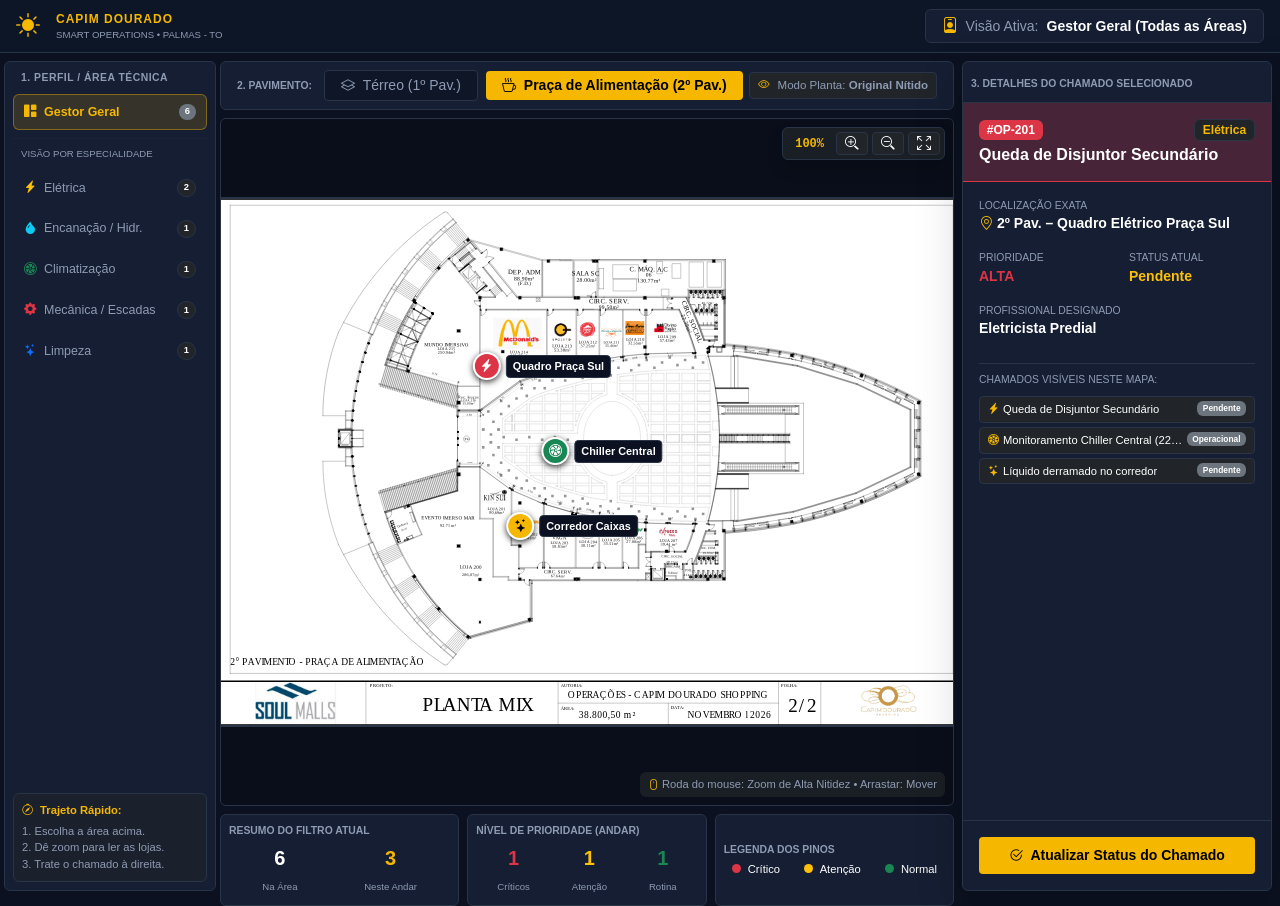
<file: frontend/index.html>
<!DOCTYPE html>
<html lang="pt-BR">
<head>
    <meta charset="UTF-8">
    <meta name="viewport" content="width=device-width, initial-scale=1.0">
    <title>CAPIM DOURADO | Smart Operations</title>
    <!-- Bootstrap 5.3 CSS -->
    <link href="https://cdn.jsdelivr.net/npm/bootstrap@5.3.0/dist/css/bootstrap.min.css" rel="stylesheet">
    <!-- Bootstrap Icons -->
    <link rel="stylesheet" href="https://cdn.jsdelivr.net/npm/bootstrap-icons@1.11.1/font/bootstrap-icons.css">
    <!-- Nosso CSS -->
    <link rel="stylesheet" href="style.css">
</head>
<body class="dark-theme">

    <!-- Cabeçalho Limpo e Direto -->
    <header class="navbar navbar-dark bg-header border-bottom border-secondary px-3 py-2">
        <div class="d-flex align-items-center gap-3">
            <div class="text-gold fs-4"><i class="bi bi-brightness-high-fill"></i></div>
            <div>
                <div class="text-gold fw-bold text-uppercase" style="font-size: 0.75rem; letter-spacing: 1px;">Capim Dourado</div>
                <div class="text-light-gray text-uppercase" style="font-size: 0.6rem;">Smart Operations • Palmas - TO</div>
            </div>
        </div>

        <div class="d-flex align-items-center gap-3">
            <div class="d-flex align-items-center gap-2 bg-panel px-3 py-1 rounded border border-secondary">
                <i class="bi bi-person-badge text-gold"></i>
                <span class="text-light-gray small">Visão Ativa:</span>
                <strong id="header-role-name" class="text-white small">Gestor Geral (Todas as Áreas)</strong>
            </div>
        </div>
    </header>

    <!-- Layout Principal -->
    <div class="container-fluid dashboard-h p-2">
        <div class="row h-100 g-2">
            
            <!-- PASSO 1: Menu Lateral Limpo (Perfis e Áreas Técnicas) -->
            <aside class="col-2 d-flex flex-column justify-content-between bg-panel rounded border border-secondary p-2">
                <div>
                    <div class="text-light-gray text-uppercase fw-bold px-2 mb-2" style="font-size: 0.65rem; letter-spacing: 0.5px;">
                        1. Perfil / Área Técnica
                    </div>
                    <nav class="nav flex-column gap-1" id="area-menu">
                        <button class="menu-item active" onclick="setArea('todas', 'Gestor Geral (Todas as Áreas)', this)">
                            <span><i class="bi bi-grid-1x2-fill me-2"></i>Gestor Geral</span>
                            <span class="badge bg-secondary rounded-pill">6</span>
                        </button>
                        
                        <hr class="border-secondary my-1">
                        <div class="text-light-gray text-uppercase px-2 mb-1" style="font-size: 0.6rem;">Visão por Especialidade</div>

                        <button class="menu-item" onclick="setArea('eletrica', 'Equipe Elétrica (Eletricista)', this)">
                            <span><i class="bi bi-lightning-charge-fill me-2 text-warning"></i>Elétrica</span>
                            <span class="badge bg-dark border border-secondary rounded-pill">2</span>
                        </button>

                        <button class="menu-item" onclick="setArea('hidraulica', 'Equipe Hidráulica (Encanador)', this)">
                            <span><i class="bi bi-droplet-fill me-2 text-info"></i>Encanação / Hidr.</span>
                            <span class="badge bg-dark border border-secondary rounded-pill">1</span>
                        </button>

                        <button class="menu-item" onclick="setArea('climatizacao', 'Equipe de Climatização', this)">
                            <span><i class="bi bi-fan me-2 text-success"></i>Climatização</span>
                            <span class="badge bg-dark border border-secondary rounded-pill">1</span>
                        </button>

                        <button class="menu-item" onclick="setArea('mecanica', 'Manutenção Mecânica', this)">
                            <span><i class="bi bi-gear-fill me-2 text-danger"></i>Mecânica / Escadas</span>
                            <span class="badge bg-dark border border-secondary rounded-pill">1</span>
                        </button>

                        <button class="menu-item" onclick="setArea('limpeza', 'Equipe de Limpeza', this)">
                            <span><i class="bi bi-stars me-2 text-primary"></i>Limpeza</span>
                            <span class="badge bg-dark border border-secondary rounded-pill">1</span>
                        </button>
                    </nav>
                </div>

                <div class="bg-dark bg-opacity-50 p-2 rounded border border-secondary text-light-gray" style="font-size: 0.7rem;">
                    <div class="text-gold fw-bold mb-1"><i class="bi bi-compass me-1"></i> Trajeto Rápido:</div>
                    1. Escolha a área acima.<br>
                    2. Dê zoom para ler as lojas.<br>
                    3. Trate o chamado à direita.
                </div>
            </aside>

            <!-- PASSO 2: Área Central (Mapa com Zoom Nítido e 3 Indicadores) -->
            <main class="col-7 d-flex flex-column h-100 gap-2">
                
                <!-- Barra de Pavimentos + Modo de Cor da Planta -->
                <div class="d-flex justify-content-between align-items-center bg-panel px-3 py-2 rounded border border-secondary">
                    <div class="d-flex align-items-center gap-2">
                        <span class="text-light-gray text-uppercase fw-bold me-1" style="font-size: 0.65rem;">2. Pavimento:</span>
                        <button id="btn-terreo" class="btn btn-panel btn-sm px-3" onclick="switchFloor('terreo')">
                            <i class="bi bi-layers me-1"></i> Térreo (1º Pav.)
                        </button>
                        <button id="btn-praca" class="btn btn-gold fw-bold btn-sm px-3" onclick="switchFloor('praca')">
                            <i class="bi bi-cup-hot me-1"></i> Praça de Alimentação (2º Pav.)
                        </button>
                    </div>

                    <!-- Botão para alternar entre Planta Clara Nítida e Modo Escuro -->
                    <button id="btn-filtro-planta" class="btn btn-sm btn-dark border-secondary text-light-gray" style="font-size: 0.72rem;" onclick="alternarFiltroPlanta()">
                        <i class="bi bi-eye me-1 text-gold"></i> Modo Planta: <strong>Original Nítido</strong>
                    </button>
                </div>

                <!-- Container do Mapa com Zoom de Alta Resolução -->
                <div class="card bg-panel border-secondary flex-grow-1 overflow-hidden position-relative">
                    <div class="map-viewport" id="map-viewport">
                        <div class="pan-zoom-container" id="pan-zoom-container">
                            <div id="map-wrapper-inner">
                                <img src="assets/praca.svg" alt="Planta do Shopping" id="map-image" draggable="false">
                                <div id="pins-layer"></div>
                            </div>
                        </div>
                    </div>

                    <!-- Controles de Zoom Flutuantes -->
                    <div class="position-absolute top-0 end-0 m-2 d-flex align-items-center gap-1 bg-dark bg-opacity-75 p-1 rounded border border-secondary shadow">
                        <span id="zoom-badge" class="text-gold fw-bold font-monospace px-2" style="font-size: 0.75rem;">100%</span>
                        <button class="btn btn-sm btn-dark border-secondary py-0 px-2" onclick="zoomIn()" title="Aproximar (+)"><i class="bi bi-zoom-in"></i></button>
                        <button class="btn btn-sm btn-dark border-secondary py-0 px-2" onclick="zoomOut()" title="Afastar (-)"><i class="bi bi-zoom-out"></i></button>
                        <button class="btn btn-sm btn-dark border-secondary py-0 px-2" onclick="resetZoom()" title="Resetar Mapa"><i class="bi bi-arrows-fullscreen"></i></button>
                    </div>

                    <div class="position-absolute bottom-0 end-0 m-2 bg-dark bg-opacity-75 px-2 py-1 rounded text-light-gray pointer-events-none" style="font-size: 0.7rem;">
                        <i class="bi bi-mouse text-gold"></i> Roda do mouse: Zoom de Alta Nitidez • Arrastar: Mover
                    </div>
                </div>

                <!-- Painéis Inferiores Limpos (3 Colunas) -->
                <div class="row g-2" style="height: 85px;">
                    <div class="col-4">
                        <div class="card bg-panel border-secondary h-100 p-2 text-white d-flex flex-column justify-content-center">
                            <span class="text-light-gray fw-bold text-uppercase" style="font-size: 0.65rem;">Resumo do Filtro Atual</span>
                            <div class="d-flex justify-content-around align-items-center mt-1">
                                <div class="text-center">
                                    <div id="kpi-total" class="text-white fw-bold fs-5">6</div>
                                    <small class="text-light-gray" style="font-size: 0.6rem;">Na Área</small>
                                </div>
                                <div class="text-center">
                                    <div id="kpi-andar" class="text-gold fw-bold fs-5">3</div>
                                    <small class="text-light-gray" style="font-size: 0.6rem;">Neste Andar</small>
                                </div>
                            </div>
                        </div>
                    </div>

                    <div class="col-4">
                        <div class="card bg-panel border-secondary h-100 p-2 text-white d-flex flex-column justify-content-center">
                            <span class="text-light-gray fw-bold text-uppercase" style="font-size: 0.65rem;">Nível de Prioridade (Andar)</span>
                            <div class="d-flex justify-content-around align-items-center mt-1">
                                <div class="text-center">
                                    <div id="kpi-critico" class="text-danger fw-bold fs-5">1</div>
                                    <small class="text-light-gray" style="font-size: 0.6rem;">Críticos</small>
                                </div>
                                <div class="text-center">
                                    <div id="kpi-atencao" class="text-warning fw-bold fs-5">1</div>
                                    <small class="text-light-gray" style="font-size: 0.6rem;">Atenção</small>
                                </div>
                                <div class="text-center">
                                    <div id="kpi-rotina" class="text-success fw-bold fs-5">1</div>
                                    <small class="text-light-gray" style="font-size: 0.6rem;">Rotina</small>
                                </div>
                            </div>
                        </div>
                    </div>

                    <div class="col-4">
                        <div class="card bg-panel border-secondary h-100 p-2 text-white d-flex flex-column justify-content-center">
                            <span class="text-light-gray fw-bold text-uppercase mb-1" style="font-size: 0.65rem;">Legenda dos Pinos</span>
                            <div class="d-flex justify-content-between px-2" style="font-size: 0.7rem;">
                                <div><span class="status-dot bg-danger"></span> Crítico</div>
                                <div><span class="status-dot bg-warning"></span> Atenção</div>
                                <div><span class="status-dot bg-success"></span> Normal</div>
                            </div>
                        </div>
                    </div>
                </div>
            </main>

            <!-- PASSO 3: Painel Lateral Direito (Detalhes e Ação Rápida) -->
            <aside class="col-3 h-100">
                <div class="card bg-panel border-secondary shadow-lg h-100 d-flex flex-column justify-content-between">
                    <div>
                        <div class="p-2 border-bottom border-secondary">
                            <span class="text-light-gray text-uppercase fw-bold" style="font-size: 0.65rem;">3. Detalhes do Chamado Selecionado</span>
                        </div>

                        <div id="detalhe-header" class="p-3 bg-danger bg-opacity-25 border-bottom border-danger">
                            <div class="d-flex justify-content-between align-items-center mb-1">
                                <span id="detalhe-codigo" class="badge bg-danger">#OP-201</span>
                                <span id="detalhe-setor-badge" class="badge bg-dark border border-secondary text-gold">Elétrica</span>
                            </div>
                            <h6 id="detalhe-titulo" class="mb-0 fw-bold text-white">Queda de Disjuntor Secundário</h6>
                        </div>

                        <div class="card-body text-white small d-flex flex-column gap-3">
                            <div>
                                <span class="text-light-gray d-block text-uppercase" style="font-size: 0.65rem;">Localização Exata</span>
                                <div class="fw-bold"><i class="bi bi-geo-alt text-gold me-1"></i><span id="detalhe-local">2º Pav. – Quadro Praça Sul</span></div>
                            </div>
                            <div class="row">
                                <div class="col-6">
                                    <span class="text-light-gray d-block text-uppercase" style="font-size: 0.65rem;">Prioridade</span>
                                    <div id="detalhe-crit" class="fw-bold text-danger">ALTA</div>
                                </div>
                                <div class="col-6">
                                    <span class="text-light-gray d-block text-uppercase" style="font-size: 0.65rem;">Status Atual</span>
                                    <div id="detalhe-status" class="fw-bold text-warning">Em atendimento</div>
                                </div>
                            </div>
                            <div>
                                <span class="text-light-gray d-block text-uppercase" style="font-size: 0.65rem;">Profissional Designado</span>
                                <div id="detalhe-equipe" class="fw-bold">Eletricista de Plantão</div>
                            </div>

                            <div class="mt-2 pt-2 border-top border-secondary">
                                <span class="text-light-gray d-block text-uppercase mb-2" style="font-size: 0.65rem;">Chamados visíveis neste mapa:</span>
                                <div id="lista-chamados-rapida" class="d-flex flex-column gap-1 overflow-y-auto" style="max-height: 150px;"></div>
                            </div>
                        </div>
                    </div>

                    <div class="card-footer bg-transparent border-secondary p-3">
                        <button id="btn-acao-status" class="btn btn-gold w-100 fw-bold btn-sm py-2" onclick="alternarStatusChamado()">
                            <i class="bi bi-check2-circle me-1"></i> Atualizar Status do Chamado
                        </button>
                    </div>
                </div>
            </aside>

        </div>
    </div>

    <!-- Script de Controle Geral e Zoom de Resolução Real -->
    <script>
        const ocorrencias = [
            // TÉRREO (1º PAVIMENTO)
            { id: 101, andar: 'terreo', area: 'mecanica', areaNome: 'Mecânica', top: '45%', left: '48%', cor: 'pin-alta', icone: 'bi-gear-fill', etiqueta: 'Escada Central', titulo: 'Escada rolante central parada', codigo: '#OP-101', local: 'Térreo – Circulação Central (Próximo à Riachuelo)', crit: 'ALTA', equipe: 'Técnico Mecânico', status: 'Pendente' },
            { id: 102, andar: 'terreo', area: 'eletrica', areaNome: 'Elétrica', top: '53%', left: '28%', cor: 'pin-media', icone: 'bi-lightning-charge-fill', etiqueta: 'Quadro Ala Oeste', titulo: 'Oscilação no Quadro de Iluminação', codigo: '#OP-102', local: 'Térreo – Corredor Ala Oeste (Próximo à Renner)', crit: 'MÉDIA', equipe: 'Eletricista Predial', status: 'Em atendimento' },
            { id: 103, andar: 'terreo', area: 'hidraulica', areaNome: 'Encanação / Hidr.', top: '28%', left: '45%', cor: 'pin-alta', icone: 'bi-droplet-fill', etiqueta: 'Tubulação Norte', titulo: 'Vazamento na tubulação principal', codigo: '#OP-103', local: 'Térreo – Banheiro Norte (Ao lado da C&A)', crit: 'ALTA', equipe: 'Encanador de Plantão', status: 'Em atendimento' },
            
            // PRAÇA DE ALIMENTAÇÃO (2º PAVIMENTO)
            { id: 201, andar: 'praca', area: 'eletrica', areaNome: 'Elétrica', top: '32%', left: '44%', cor: 'pin-alta', icone: 'bi-lightning-charge-fill', etiqueta: 'Quadro Praça Sul', titulo: 'Queda de Disjuntor Secundário', codigo: '#OP-201', local: '2º Pav. – Quadro Elétrico Praça Sul', crit: 'ALTA', equipe: 'Eletricista Predial', status: 'Pendente' },
            { id: 202, andar: 'praca', area: 'climatizacao', areaNome: 'Climatização', top: '48%', left: '52%', cor: 'pin-baixa', icone: 'bi-fan', etiqueta: 'Chiller Central', titulo: 'Monitoramento Chiller Central (22°C)', codigo: '#OP-202', local: '2º Pav. – Salão Central Praça', crit: 'BAIXA', equipe: 'Técnico de Climatização', status: 'Operacional' },
            { id: 203, andar: 'praca', area: 'limpeza', areaNome: 'Limpeza', top: '62%', left: '48%', cor: 'pin-media', icone: 'bi-stars', etiqueta: 'Corredor Caixas', titulo: 'Líquido derramado no corredor', codigo: '#OP-203', local: '2º Pav. – Corredor Central da Praça', crit: 'MÉDIA', equipe: 'Auxiliar de Limpeza', status: 'Pendente' }
        ];

        let andarAtivo = 'praca';
        let areaAtiva = 'todas';
        let chamadoSelecionado = null;

        // Alterna entre a planta original (super nítida) e o filtro escuro Blueprint
        function alternarFiltroPlanta() {
            const img = document.getElementById('map-image');
            const btn = document.getElementById('btn-filtro-planta');
            img.classList.toggle('modo-blueprint');

            if (img.classList.contains('modo-blueprint')) {
                btn.innerHTML = `<i class="bi bi-moon-stars me-1 text-info"></i> Modo Planta: <strong>Blueprint Escuro</strong>`;
            } else {
                btn.innerHTML = `<i class="bi bi-eye me-1 text-gold"></i> Modo Planta: <strong>Original Nítido</strong>`;
            }
        }

        function setArea(area, nomePerfil, btnElement) {
            areaAtiva = area;
            document.getElementById('header-role-name').textContent = nomePerfil;

            document.querySelectorAll('#area-menu .menu-item').forEach(btn => btn.classList.remove('active'));
            if (btnElement) btnElement.classList.add('active');

            const temNoAndarAtual = ocorrencias.some(o => o.andar === andarAtivo && (areaAtiva === 'todas' || o.area === areaAtiva));
            if (!temNoAndarAtual) {
                const outroAndar = andarAtivo === 'terreo' ? 'praca' : 'terreo';
                switchFloor(outroAndar);
            } else {
                renderizarMapaEIndicadores();
            }
        }

        function switchFloor(floor) {
            andarAtivo = floor;
            const imgMap = document.getElementById('map-image');
            const btnTerreo = document.getElementById('btn-terreo');
            const btnPraca = document.getElementById('btn-praca');

            if (floor === 'terreo') {
                btnTerreo.className = 'btn btn-gold fw-bold btn-sm px-3';
                btnPraca.className = 'btn btn-panel btn-sm px-3';
                imgMap.src = 'assets/terreo.svg';
            } else {
                btnPraca.className = 'btn btn-gold fw-bold btn-sm px-3';
                btnTerreo.className = 'btn btn-panel btn-sm px-3';
                imgMap.src = 'assets/praca.svg';
            }

            resetZoom();
            renderizarMapaEIndicadores();
        }

        function renderizarMapaEIndicadores() {
            const pinsLayer = document.getElementById('pins-layer');
            const listaRapida = document.getElementById('lista-chamados-rapida');
            pinsLayer.innerHTML = '';
            listaRapida.innerHTML = '';

            const daAreaTotal = ocorrencias.filter(o => areaAtiva === 'todas' || o.area === areaAtiva);
            const visiveisNoMapa = daAreaTotal.filter(o => o.andar === andarAtivo);

            document.getElementById('kpi-total').textContent = daAreaTotal.length;
            document.getElementById('kpi-andar').textContent = visiveisNoMapa.length;
            document.getElementById('kpi-critico').textContent = visiveisNoMapa.filter(o => o.cor === 'pin-alta').length;
            document.getElementById('kpi-atencao').textContent = visiveisNoMapa.filter(o => o.cor === 'pin-media').length;
            document.getElementById('kpi-rotina').textContent = visiveisNoMapa.filter(o => o.cor === 'pin-baixa').length;

            visiveisNoMapa.forEach(item => {
                // Pino + Etiqueta clara do local
                const wrapper = document.createElement('div');
                wrapper.className = 'pin-wrapper';
                wrapper.style.top = item.top;
                wrapper.style.left = item.left;
                wrapper.innerHTML = `
                    <div class="pin ${item.cor}" title="${item.titulo}">
                        <i class="bi ${item.icone}"></i>
                    </div>
                    <span class="pin-label">${item.etiqueta}</span>
                `;
                wrapper.onclick = (e) => {
                    e.stopPropagation();
                    selecionarChamado(item);
                };
                pinsLayer.appendChild(wrapper);

                const btnLista = document.createElement('button');
                btnLista.className = 'btn btn-sm btn-dark border-secondary text-start d-flex justify-content-between align-items-center py-1 px-2';
                btnLista.style.fontSize = '0.7rem';
                btnLista.innerHTML = `
                    <span class="text-truncate"><i class="bi ${item.icone} me-1 text-gold"></i>${item.titulo}</span>
                    <span class="badge bg-secondary ms-1">${item.status}</span>
                `;
                btnLista.onclick = () => selecionarChamado(item);
                listaRapida.appendChild(btnLista);
            });

            if (visiveisNoMapa.length > 0) {
                selecionarChamado(visiveisNoMapa[0]);
            }
        }

        function selecionarChamado(dados) {
            chamadoSelecionado = dados;
            document.getElementById('detalhe-titulo').textContent = dados.titulo;
            document.getElementById('detalhe-codigo').textContent = dados.codigo;
            document.getElementById('detalhe-setor-badge').textContent = dados.areaNome;
            document.getElementById('detalhe-local').textContent = dados.local;
            document.getElementById('detalhe-crit').textContent = dados.crit;
            document.getElementById('detalhe-equipe').textContent = dados.equipe;
            document.getElementById('detalhe-status').textContent = dados.status;

            const header = document.getElementById('detalhe-header');
            const critEl = document.getElementById('detalhe-crit');
            if (dados.cor === 'pin-alta') {
                header.className = 'p-3 bg-danger bg-opacity-25 border-bottom border-danger';
                critEl.className = 'fw-bold text-danger';
            } else if (dados.cor === 'pin-media') {
                header.className = 'p-3 bg-warning bg-opacity-25 border-bottom border-warning';
                critEl.className = 'fw-bold text-warning';
            } else {
                header.className = 'p-3 bg-success bg-opacity-25 border-bottom border-success';
                critEl.className = 'fw-bold text-success';
            }
        }

        function alternarStatusChamado() {
            if (!chamadoSelecionado) return;
            if (chamadoSelecionado.status === 'Pendente') {
                chamadoSelecionado.status = 'Em atendimento';
            } else if (chamadoSelecionado.status === 'Em atendimento') {
                chamadoSelecionado.status = 'Resolvido';
                chamadoSelecionado.cor = 'pin-baixa';
                chamadoSelecionado.crit = 'NORMALIZADA';
            } else {
                chamadoSelecionado.status = 'Pendente';
            }
            renderizarMapaEIndicadores();
            selecionarChamado(chamadoSelecionado);
        }

        // ========================================================
        // ZOOM DE RESOLUÇÃO REAL (NÃO BORRA O SVG E NÃO ESTICA PINOS)
        // ========================================================
       // ========================================================
        // ZOOM E PAN LEVES (60 FPS COM REQUESTANIMATIONFRAME)
        // ========================================================
        const viewport = document.getElementById('map-viewport');
        const panContainer = document.getElementById('pan-zoom-container');
        const zoomBadge = document.getElementById('zoom-badge');

        let scale = 1.0;
        let pointX = 0;
        let pointY = 0;
        let isPanning = false;
        let startX = 0;
        let startY = 0;
        let rafId = null;

        function atualizarTransformacao() {
            // translate3d usa aceleração de hardware sem recalcular layout na CPU
            panContainer.style.transform = `translate3d(${pointX}px, ${pointY}px, 0) scale(${scale})`;
            // Mantém os pinos em tamanho legível ao aproximar a planta
            panContainer.style.setProperty('--inv-scale', (1 / Math.pow(scale, 0.75)).toFixed(3));
            zoomBadge.textContent = `${Math.round(scale * 100)}%`;
            rafId = null;
        }

        function agendarRender() {
            if (!rafId) {
                rafId = requestAnimationFrame(atualizarTransformacao);
            }
        }

        viewport.addEventListener('wheel', (e) => {
            e.preventDefault();
            const fator = e.deltaY < 0 ? 1.15 : 0.87;
            let novoScale = Math.min(Math.max(0.8, scale * fator), 4.5);
            if (novoScale === scale) return;

            const rect = viewport.getBoundingClientRect();
            const mouseX = e.clientX - rect.left - rect.width / 2;
            const mouseY = e.clientY - rect.top - rect.height / 2;

            pointX = mouseX - (mouseX - pointX) * (novoScale / scale);
            pointY = mouseY - (mouseY - pointY) * (novoScale / scale);
            scale = novoScale;

            agendarRender();
        }, { passive: false });

        viewport.addEventListener('mousedown', (e) => {
            if (e.button !== 0 || e.target.closest('.pin-wrapper')) return;
            isPanning = true;
            startX = e.clientX - pointX;
            startY = e.clientY - pointY;
            viewport.classList.add('grabbing');
        });

        window.addEventListener('mousemove', (e) => {
            if (!isPanning) return;
            pointX = e.clientX - startX;
            pointY = e.clientY - startY;
            agendarRender();
        });

        window.addEventListener('mouseup', () => {
            isPanning = false;
            viewport.classList.remove('grabbing');
        });

        function zoomIn() {
            scale = Math.min(scale + 0.35, 4.5);
            agendarRender();
        }

        function zoomOut() {
            scale = Math.max(scale - 0.35, 0.8);
            agendarRender();
        }

        function resetZoom() {
            scale = 1.0;
            pointX = 0;
            pointY = 0;
            agendarRender();
        }

        switchFloor('praca');
    </script>
</body>
</html>
</file>
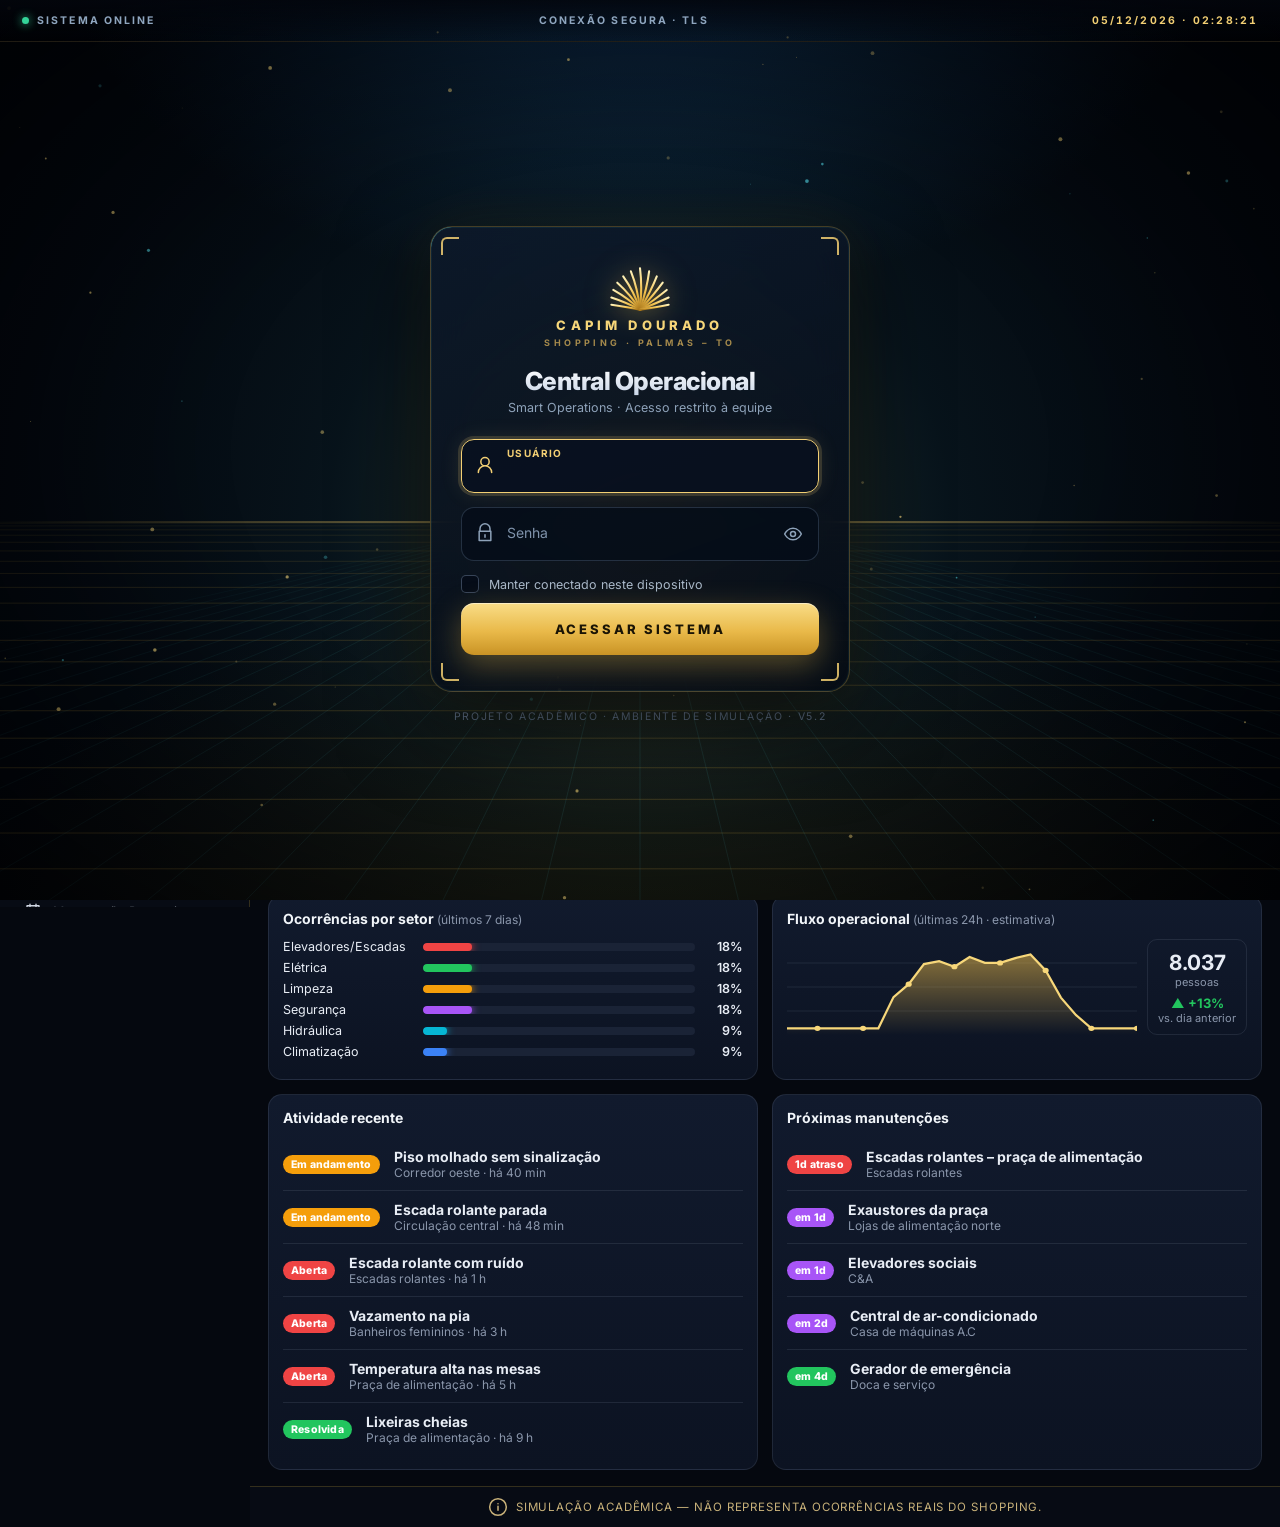
<file: central-operacional/frontend/index.html>
<!DOCTYPE html>
<html lang="pt-BR">
<head>
  <meta charset="utf-8">
  <meta name="viewport" content="width=device-width, initial-scale=1, viewport-fit=cover">
  <meta name="theme-color" content="#03060d">
  <link rel="icon" type="image/svg+xml" href="img/favicon.svg">
  <link rel="icon" type="image/png" sizes="32x32" href="img/favicon-32.png">
  <link rel="apple-touch-icon" href="img/apple-touch-icon.png">
  <title>Capim Dourado | Central Operacional</title>
  <link rel="preconnect" href="https://fonts.googleapis.com">
  <link href="https://fonts.googleapis.com/css2?family=Inter:wght@400;500;600;700;800&display=swap" rel="stylesheet">
  <link rel="stylesheet" href="css/style.css">
  <link rel="stylesheet" href="css/login.css">
</head>
<body>
  <div id="root"></div>
  <script src="js/api.js"></script>
  <script src="js/login.js"></script>
  <script src="js/maquete3d.js"></script>
  <script src="js/maquete-premium.js"></script>
  <script src="js/app.js"></script>
</body>
</html>
</file>
<file: frontend/style.css>
:root {
    --bg-main: #0b1120;
    --bg-header: #0d1627;
    --bg-panel: #151e32;
    --color-gold: #f5b700;
    --color-red: #dc3545;
    --color-text-gray: #8f9bb3;
    --border-color: #2a3447;
}

body.dark-theme {
    background-color: var(--bg-main);
    color: white;
    height: 100vh;
    overflow: hidden;
    font-family: 'Segoe UI', Tahoma, Geneva, Verdana, sans-serif;
}

.dashboard-h {
    height: calc(100vh - 54px);
}

.bg-header { background-color: var(--bg-header); }
.bg-panel { background-color: var(--bg-panel); }
.border-secondary { border-color: var(--border-color) !important; }
.text-gold { color: var(--color-gold) !important; }
.text-light-gray { color: var(--color-text-gray); }

/* Botões dos Pavimentos */
.btn-gold { background-color: var(--color-gold); color: #000; border: none; }
.btn-gold:hover { background-color: #d49f00; color: #000; }
.btn-panel { background-color: #0e1627; border: 1px solid var(--border-color); color: var(--color-text-gray); }
.btn-panel:hover { background-color: #1e293b; color: #fff; }

/* Menu Lateral de Especialidades */
.menu-item {
    background: transparent;
    border: 1px solid transparent;
    color: var(--color-text-gray);
    text-align: left;
    padding: 8px 10px;
    border-radius: 6px;
    font-size: 0.78rem;
    display: flex;
    justify-content: space-between;
    align-items: center;
    transition: all 0.2s;
    width: 100%;
}

.menu-item:hover {
    background-color: rgba(255, 255, 255, 0.05);
    color: #fff;
}

.menu-item.active {
    background-color: rgba(245, 183, 0, 0.15);
    border-color: rgba(245, 183, 0, 0.4);
    color: var(--color-gold);
    font-weight: 600;
}

/* Área de Zoom e Arraste do Mapa */
/* Área de Zoom e Arraste do Mapa (Otimizado para GPU) */
.map-viewport {
    width: 100%;
    height: 100%;
    overflow: hidden;
    display: flex;
    justify-content: center;
    align-items: center;
    background-color: #090e1a; /* Fundo sólido é muito mais leve que radial-gradient */
    cursor: grab;
    user-select: none;
}

.map-viewport.grabbing {
    cursor: grabbing;
}

.pan-zoom-container {
    --inv-scale: 1;
    transform-origin: center center;
    display: flex;
    justify-content: center;
    align-items: center;
}

#map-wrapper-inner {
    position: relative;
    width: 750px;
}

#map-image {
    width: 100%;
    height: auto;
    display: block;
    border-radius: 6px;
    background-color: #ffffff;
    border: 2px solid var(--border-color); /* Substitui o box-shadow pesado */
    pointer-events: none;
}

#map-image.modo-blueprint {
    background-color: transparent;
    filter: invert(0.92) hue-rotate(185deg);
}

/* Pinos leves com compensação automática de Zoom */
.pin-wrapper {
    position: absolute;
    /* O --inv-scale mantém o pino pequeno e nítido mesmo dando 400% de zoom no mapa */
    transform: translate(-50%, -50%) scale(var(--inv-scale));
    display: flex;
    align-items: center;
    gap: 5px;
    z-index: 10;
    cursor: pointer;
}

.pin {
    width: 28px;
    height: 28px;
    border-radius: 50%;
    border: 2px solid white;
    display: flex;
    align-items: center;
    justify-content: center;
    color: white;
    font-size: 13px;
    box-shadow: 0 2px 6px rgba(0, 0, 0, 0.8);
    flex-shrink: 0;
}

.pin-wrapper:hover .pin {
    transform: scale(1.2);
}

.pin-label {
    background-color: #0b1120;
    color: #fff;
    border: 1px solid var(--border-color);
    padding: 2px 6px;
    border-radius: 4px;
    font-size: 0.68rem;
    font-weight: 600;
    white-space: nowrap;
    pointer-events: none;
}

.pin-alta { background-color: var(--color-red); }
.pin-media { background-color: var(--color-gold); color: #000; }
.pin-baixa { background-color: #198754; }

.status-dot {
    display: inline-block;
    width: 9px;
    height: 9px;
    border-radius: 50%;
    margin-right: 4px;
}
</file>
<file: central-operacional/frontend/css/style.css>
:root{
  --bg:#05080f;--bg2:#0a101d;--panel:#0c1322;--panel2:#111a2d;--line:rgba(212,175,55,.22);--line2:rgba(148,163,184,.14);
  --gold:#e9b949;--gold2:#f7d77a;--gold3:#b98a1d;--ink:#e8edf5;--mut:#8a96ab;--mut2:#5d6a80;
  --red:#ef4444;--org:#f97316;--yel:#facc15;--grn:#22c55e;--blu:#3b82f6;--pur:#a855f7;
  --r:14px;
}
*{box-sizing:border-box;-webkit-tap-highlight-color:transparent}
html,body{margin:0;background:var(--bg);color:var(--ink);font-family:Inter,system-ui,sans-serif;font-size:14px}
body{background:radial-gradient(1200px 600px at 60% -10%,rgba(233,185,73,.07),transparent 60%),var(--bg)}
button{font:inherit;color:inherit;cursor:pointer}
input,select,textarea{font:inherit;color:inherit}
svg.i{width:20px;height:20px;fill:none;stroke:currentColor;stroke-width:1.8;stroke-linecap:round;stroke-linejoin:round;flex:none}
::-webkit-scrollbar{width:8px;height:8px}::-webkit-scrollbar-thumb{background:#1e293b;border-radius:8px}

/* layout */
.app{display:grid;grid-template-columns:250px 1fr;grid-template-rows:auto 1fr auto;min-height:100vh}
.hdr{grid-column:1/-1;display:flex;align-items:center;gap:18px;padding:10px 18px;background:linear-gradient(180deg,#0b1220,#070c16);border-bottom:1px solid var(--line);position:sticky;top:0;z-index:30}
.side{grid-row:2/4;background:linear-gradient(180deg,#080d18,#060a13);border-right:1px solid var(--line);padding:12px 10px;display:flex;flex-direction:column;gap:2px;position:sticky;top:69px;height:calc(100vh - 69px);overflow:auto}
.main{padding:16px 18px;min-width:0}
.foot{grid-column:2;text-align:center;font-size:11.5px;letter-spacing:.08em;color:#c9b27a;padding:10px;border-top:1px solid var(--line);background:#070b14;display:flex;align-items:center;justify-content:center;gap:8px}

/* header */
.logo{display:flex;align-items:center;gap:10px;min-width:220px}
.logo svg{width:58px;height:34px}
.logo .lt{line-height:1.05}
.logo .l1{font-size:15.5px;font-weight:600;letter-spacing:.04em;color:#f3e3b4}
.logo .l2{font-size:10px;letter-spacing:.42em;color:var(--gold)}
.logo .l3{font-size:9.5px;letter-spacing:.2em;color:var(--mut);font-style:italic}
.ttl{border-left:2px solid var(--gold3);padding-left:18px;flex:1;min-width:0}
.ttl h1{margin:0;font-size:19px;font-weight:800;letter-spacing:.02em;white-space:nowrap;overflow:hidden;text-overflow:ellipsis}
.ttl h1 span{color:var(--gold);margin:0 6px}
.ttl h1 span.t1{color:inherit;margin:0}
.ttl p{margin:2px 0 0;color:var(--mut);font-size:12.5px}
.srch{display:flex;align-items:center;gap:8px;background:#0a1120;border:1px solid var(--line2);border-radius:10px;padding:8px 12px;width:250px;color:var(--mut)}
.srch input{background:none;border:0;outline:0;width:100%;color:var(--ink)}
.hbtn{position:relative;background:none;border:0;padding:6px;color:#cbd5e1;display:flex;align-items:center;gap:8px}
.hbtn .cnt{position:absolute;top:0;right:-2px;background:var(--red);color:#fff;font-size:10px;font-weight:800;border-radius:99px;min-width:17px;height:17px;display:flex;align-items:center;justify-content:center;box-shadow:0 0 10px rgba(239,68,68,.7)}
.sep{width:1px;height:30px;background:var(--line2)}
.clock{display:flex;align-items:center;gap:8px;color:#cbd5e1;line-height:1.15;font-size:12px}
.clock b{font-size:16px;display:block;color:#fff}
.demo{border:1px solid var(--gold);color:var(--gold2);background:rgba(233,185,73,.06);border-radius:8px;padding:6px 10px;font-size:11.5px;font-weight:600;display:flex;gap:6px;align-items:center}
.demo.on{background:var(--gold);color:#1a1405;box-shadow:0 0 18px rgba(233,185,73,.45)}
.save{font-size:11px;color:var(--mut);white-space:nowrap}
.save i{display:inline-block;width:7px;height:7px;border-radius:50%;background:var(--grn);margin-right:5px;box-shadow:0 0 6px var(--grn)}
.save.pending i,.save.saving i{background:var(--yel);box-shadow:0 0 6px var(--yel)}.save.error i{background:var(--red)}.save.ro i{background:var(--mut)}
.menu-btn{display:none;background:#0f172a;border:1px solid var(--line2);border-radius:10px;width:40px;height:40px;align-items:center;justify-content:center}

/* sidebar */
.nv{display:flex;align-items:center;gap:13px;padding:10px 12px;border-radius:10px;border:1px solid transparent;background:none;color:#cfd6e2;text-align:left;font-size:13.5px;width:100%}
.nv:hover{background:rgba(255,255,255,.03)}
.nv.on{background:linear-gradient(90deg,rgba(233,185,73,.22),rgba(233,185,73,.06));border-color:var(--gold);color:#fff;box-shadow:inset 0 0 18px rgba(233,185,73,.12)}
.nv .b{margin-left:auto;background:var(--red);color:#fff;font-size:11px;font-weight:800;border-radius:99px;min-width:20px;height:20px;display:flex;align-items:center;justify-content:center;box-shadow:0 0 10px rgba(239,68,68,.6)}
.side .bld{margin-top:auto;padding-top:16px;flex:none}
.side .bld svg{width:100%;height:auto;display:block;border-radius:12px}
.scrim{display:none}

/* panels */
.pn{background:linear-gradient(180deg,var(--panel2),var(--panel));border:1px solid var(--line2);border-radius:var(--r);padding:14px;position:relative}
.pn.g{border-color:var(--line)}
.pn h3{margin:0 0 12px;font-size:14px;font-weight:700;color:#f1f5f9}
.pn h3 small{font-weight:400;color:var(--mut);font-size:12px}
.vh{display:flex;align-items:center;gap:12px;margin:2px 0 16px}
.vh .ic{width:42px;height:42px;border-radius:12px;background:rgba(233,185,73,.1);border:1px solid var(--line);display:flex;align-items:center;justify-content:center;color:var(--gold)}
.vh h2{margin:0;font-size:20px}
.vh p{margin:2px 0 0;color:var(--mut);font-size:12.5px}
.vh .act{margin-left:auto;display:flex;gap:8px;flex-wrap:wrap}

/* map screen */
.mapgrid{display:grid;grid-template-columns:minmax(0,1fr) 340px;gap:16px;align-items:start}
.mapbox{position:relative;border-radius:var(--r);border:1px solid var(--line);background:#04070d;overflow:hidden}
.mapbar{position:absolute;top:12px;left:12px;right:12px;z-index:6;display:flex;flex-wrap:wrap;gap:8px;align-items:flex-start;pointer-events:none}
.mapbar>*{pointer-events:auto}
.ftab{border:1px solid var(--line2);background:rgba(8,12,22,.85);color:#e2e8f0;border-radius:10px;padding:8px 18px;font-weight:600;backdrop-filter:blur(6px)}
.ftab.on{background:linear-gradient(180deg,var(--gold2),var(--gold));color:#1a1405;border-color:var(--gold2);box-shadow:0 0 16px rgba(233,185,73,.4)}
.mtools{margin-left:auto;display:flex;gap:6px}
.mtools button{width:36px;height:36px;border-radius:10px;border:1px solid var(--line2);background:rgba(8,12,22,.85);display:flex;align-items:center;justify-content:center;font-weight:700}
.mapscroll{overflow:auto;max-height:calc(100vh - 230px)}
.map{position:relative;user-select:none;touch-action:manipulation;cursor:crosshair}
.map img,.map svg.bg{display:block;width:100%;height:auto;filter:invert(1) hue-rotate(180deg) sepia(.35) saturate(1.3) brightness(.92) contrast(1.15)}
.map::after{content:"";position:absolute;inset:0;pointer-events:none;background:radial-gradient(ellipse at center,transparent 55%,rgba(0,0,0,.45));z-index:1}
.ad{position:absolute;transform:translate(-50%,-50%);z-index:3;border:0;background:none;padding:0;display:flex;flex-direction:column;align-items:center}
.ad .dt{width:14px;height:14px;border-radius:50%;background:var(--c);border:2px solid rgba(255,255,255,.85);box-shadow:0 0 0 4px color-mix(in srgb,var(--c) 30%,transparent),0 0 14px var(--c)}
.ad .lb{position:absolute;bottom:16px;white-space:nowrap;display:flex;align-items:center;gap:6px;background:rgba(6,10,18,.9);border:1px solid rgba(255,255,255,.18);color:#fff;font-size:11.5px;font-weight:600;padding:4px 9px;border-radius:8px;box-shadow:0 4px 12px rgba(0,0,0,.5)}
.ad .lb svg.i{width:14px;height:14px}
.map.nolbl .ad .lb{display:none}
.ad.sel .dt{outline:3px solid var(--gold2);outline-offset:3px}
.pin{position:absolute;transform:translate(-50%,-100%);z-index:4;border:0;background:none;padding:0;width:34px;height:44px;filter:drop-shadow(0 4px 8px rgba(0,0,0,.6)) drop-shadow(0 0 10px var(--c))}
.pin svg.p{width:34px;height:44px;display:block}
.pin svg.i{position:absolute;left:8px;top:7px;width:18px;height:18px;color:#fff;stroke-width:2.4}
.pin.sel{width:44px;height:56px;z-index:5}
.pin.sel svg.p{width:44px;height:56px}.pin.sel svg.i{left:11px;top:10px;width:22px;height:22px}
.pin.sel::before{content:"";position:absolute;left:50%;bottom:-8px;width:40px;height:16px;margin-left:-20px;border-radius:50%;border:2px solid var(--c);animation:pulse 1.6s ease-out infinite}
.pin.eq{width:28px;height:36px}.pin.eq svg.p{width:28px;height:36px}.pin.eq svg.i{left:7px;top:6px;width:14px;height:14px}
@keyframes pulse{0%{transform:scale(.6);opacity:1}100%{transform:scale(1.8);opacity:0}}
.banner{position:absolute;left:12px;right:12px;bottom:12px;z-index:7;background:rgba(40,30,5,.92);border:1px solid var(--gold);color:var(--gold2);border-radius:10px;padding:10px 12px;font-size:13px;display:flex;gap:10px;align-items:center}

/* detail panel */
.dp{border-radius:var(--r);overflow:hidden;border:1px solid color-mix(in srgb,var(--c) 70%,transparent);box-shadow:0 0 28px color-mix(in srgb,var(--c) 30%,transparent);background:linear-gradient(180deg,#0f1628,#0b1120)}
.dp .dh{display:flex;align-items:center;gap:12px;padding:16px;background:linear-gradient(135deg,color-mix(in srgb,var(--c) 85%,#000),color-mix(in srgb,var(--c) 35%,#000));font-weight:800;font-size:17px}
.dp .dh svg.i{width:28px;height:28px}
.dp .dh .x{margin-left:auto;background:none;border:0;opacity:.85}
.dp .rw{display:flex;gap:14px;align-items:center;padding:12px 16px;border-bottom:1px solid var(--line2)}
.dp .rw svg.i{width:26px;height:26px;color:#cbd5e1}
.dp .rw .k{font-size:13.5px;font-weight:600;color:#f1f5f9}
.dp .rw .v{font-size:13.5px;color:#cbd5e1;margin-top:2px}
.dp .rw.hl{background:linear-gradient(90deg,color-mix(in srgb,var(--c) 35%,transparent),transparent)}
.dp .rw.hl .v{color:color-mix(in srgb,var(--c) 70%,#fff);font-weight:800;font-size:16px}
.dp .sla{font-size:20px;font-weight:800;color:var(--red);font-variant-numeric:tabular-nums}
.dp .sla.ok{color:var(--grn)}.dp .sla.warn{color:var(--yel)}
.dp .ft{padding:14px 16px;display:flex;flex-direction:column;gap:10px}
.dp .nav2{display:flex;align-items:center;justify-content:space-between;color:var(--mut);font-size:12px;padding:0 16px 14px}
.dp .nav2 button{background:#0f172a;border:1px solid var(--line2);border-radius:8px;width:32px;height:28px;display:flex;align-items:center;justify-content:center}
.bstat{display:flex;align-items:center;justify-content:center;gap:10px;border-radius:10px;padding:12px;font-weight:700;font-size:15.5px;border:1px solid}
.bstat.grn{background:linear-gradient(180deg,#0f3d22,#0a2a18);border-color:#22c55e;color:#4ade80}
.bstat.org{background:transparent;border-color:var(--gold);color:var(--gold2)}
.bgold{border:0;border-radius:10px;padding:13px 16px;font-weight:800;font-size:16px;color:#1a1405;background:linear-gradient(180deg,#f7d77a,#d9a52f);display:flex;align-items:center;justify-content:center;gap:10px;box-shadow:0 6px 20px rgba(233,185,73,.25)}
.bgold:active{filter:brightness(.92)}
.okpanel{text-align:center;padding:30px 18px}
.okpanel svg.i{width:46px;height:46px;color:var(--grn)}

/* bottom cards */
.cards4{display:grid;grid-template-columns:1fr 1.35fr 1.35fr 1.2fr;gap:14px;margin-top:16px}
.lg{display:grid;gap:7px;font-size:12.5px;color:#d5dbe5}
.lg span{display:flex;align-items:center;gap:10px}
.lg i{width:26px;height:10px;border-radius:99px;border:2px solid var(--c);box-shadow:0 0 8px var(--c)}
.ind{display:grid;grid-template-columns:repeat(4,1fr);gap:8px}
.ind div{border-radius:10px;padding:10px 6px;text-align:center;border:1px solid color-mix(in srgb,var(--c) 60%,transparent);background:linear-gradient(180deg,color-mix(in srgb,var(--c) 22%,#0b1120),#0b1120)}
.ind svg.i{color:var(--c);width:22px;height:22px}
.ind b{display:block;font-size:22px;font-weight:800;margin:4px 0 2px}
.ind small{display:block;font-size:10.5px;color:#cbd5e1;line-height:1.25}
.sb{display:grid;grid-template-columns:130px 1fr 38px;gap:10px;align-items:center;font-size:12.5px;margin:6px 0}
.sb .tr{height:8px;border-radius:99px;background:#1a2336;overflow:hidden}
.sb .tr span{display:block;height:100%;border-radius:99px;background:var(--c);box-shadow:0 0 8px var(--c)}
.sb b{text-align:right;font-weight:600}
.flow{display:flex;gap:10px;align-items:stretch}
.flow svg{flex:1;min-width:0;height:96px}
.flow .fx{border:1px solid var(--line2);border-radius:10px;padding:8px 10px;text-align:center;min-width:92px;display:flex;flex-direction:column;justify-content:center}
.flow .fx b{font-size:21px}
.flow .fx small{color:var(--mut);font-size:11px}
.flow .fx .up{color:var(--grn);font-weight:700;margin-top:6px;font-size:13px}

/* KPIs */
.kpis{display:grid;grid-template-columns:repeat(5,1fr);gap:12px;margin-bottom:16px}
.kp{border-radius:var(--r);padding:14px;border:1px solid color-mix(in srgb,var(--c) 45%,transparent);background:linear-gradient(160deg,color-mix(in srgb,var(--c) 16%,#0c1322),#0b1120)}
.kp .t{display:flex;align-items:center;gap:8px;color:#cbd5e1;font-size:12.5px}
.kp .t svg.i{color:var(--c)}
.kp b{display:block;font-size:30px;font-weight:800;margin-top:6px;letter-spacing:-.5px}
.kp small{color:var(--mut);font-size:11.5px}
.g2{display:grid;grid-template-columns:1fr 1fr;gap:14px}
.g3{display:grid;grid-template-columns:repeat(3,1fr);gap:14px}

/* lists */
.chips{display:flex;gap:6px;flex-wrap:wrap;margin-bottom:12px}
.chip{border:1px solid var(--line2);background:#0b1120;border-radius:99px;padding:7px 13px;font-size:12.5px;font-weight:600;color:#cbd5e1}
.chip.on{background:linear-gradient(180deg,var(--gold2),var(--gold));color:#1a1405;border-color:var(--gold)}
.search{width:100%;border:1px solid var(--line2);border-radius:10px;padding:11px 13px;background:#0a1120;margin-bottom:10px;outline:0}
.search:focus{border-color:var(--gold3)}
.oc{display:flex;gap:12px;padding:13px;border:1px solid var(--line2);border-left:4px solid var(--c);border-radius:12px;margin-bottom:9px;background:linear-gradient(90deg,color-mix(in srgb,var(--c) 10%,#0c1322),#0c1322)}
.oc .ic{width:38px;height:38px;border-radius:10px;flex:none;display:flex;align-items:center;justify-content:center;background:color-mix(in srgb,var(--c) 22%,transparent);color:var(--c)}
.oc .tt{font-weight:700;font-size:14.5px}
.oc .mt{font-size:12px;color:var(--mut);margin-top:3px}
.oc .ac{display:flex;gap:6px;margin-top:9px;flex-wrap:wrap}
.grow{flex:1;min-width:0}
.bd{display:inline-flex;align-items:center;font-size:10.5px;font-weight:800;padding:3px 8px;border-radius:99px;color:#fff;background:var(--c);letter-spacing:.02em;margin-right:4px}
.bd.o{background:transparent;border:1px solid var(--c);color:var(--c)}
.btn{border:1px solid var(--line2);border-radius:9px;padding:8px 13px;font-weight:600;background:#111a2d;font-size:13px;display:inline-flex;align-items:center;gap:7px}
.btn:hover{border-color:var(--gold3)}
.btn.g{background:linear-gradient(180deg,var(--gold2),var(--gold));color:#1a1405;border-color:var(--gold)}
.btn.sm{padding:6px 10px;font-size:12px}
.btn.dg{color:#fca5a5;border-color:rgba(239,68,68,.4)}
.btn.dg.arm{background:var(--red);color:#fff}
.btn svg.i{width:16px;height:16px}
.row{display:flex;align-items:center;gap:10px;padding:10px 0;border-bottom:1px solid var(--line2)}
.row:last-child{border-bottom:0}
.s{font-size:12px;color:var(--mut)}
.empty{text-align:center;color:var(--mut);padding:26px 10px;font-size:13px}
.tg{border:1px solid var(--line2);background:#0b1120;border-radius:8px;padding:7px 10px;font-size:12.5px;font-weight:600;color:#94a3b8}
.tg.ok{background:rgba(34,197,94,.15);border-color:#22c55e;color:#86efac}
.tg.nok{background:rgba(239,68,68,.15);border-color:#ef4444;color:#fca5a5}
.bar{height:8px;background:#1a2336;border-radius:99px;overflow:hidden}
.bar span{display:block;height:100%;background:linear-gradient(90deg,var(--gold3),var(--gold2));border-radius:99px}
table.t{width:100%;border-collapse:collapse;font-size:13px}
table.t th{text-align:left;color:var(--mut);font-weight:600;font-size:11.5px;padding:8px 6px;border-bottom:1px solid var(--line)}
table.t td{padding:9px 6px;border-bottom:1px solid var(--line2)}
.fab{position:fixed;right:20px;bottom:56px;z-index:25;border:0;border-radius:99px;padding:14px 20px;font-weight:800;color:#1a1405;background:linear-gradient(180deg,var(--gold2),var(--gold));box-shadow:0 8px 24px rgba(233,185,73,.35);display:flex;gap:8px;align-items:center}

/* modal */
.mbg{position:fixed;inset:0;background:rgba(2,4,8,.72);z-index:50;display:flex;align-items:center;justify-content:center;padding:16px;backdrop-filter:blur(3px)}
.md{background:linear-gradient(180deg,#111a2d,#0b1120);border:1px solid var(--line);width:100%;max-width:540px;max-height:92vh;overflow:auto;border-radius:18px;padding:18px;box-shadow:0 20px 60px rgba(0,0,0,.6)}
.md h3{font-size:17px;margin:0 0 14px;display:flex;align-items:center;gap:10px}
.md h3 .x{margin-left:auto;border:0;background:#1a2336;width:32px;height:32px;border-radius:50%}
label.f{display:block;font-size:12px;font-weight:600;color:var(--mut);margin:0 0 11px}
label.f input,label.f select,label.f textarea{display:block;width:100%;margin-top:5px;border:1px solid var(--line2);border-radius:10px;padding:10px 11px;background:#070c16;font-size:14.5px;outline:0}
label.f input:focus,label.f select:focus,label.f textarea:focus{border-color:var(--gold3)}
label.f textarea{min-height:72px;resize:vertical}
.two{display:grid;grid-template-columns:1fr 1fr;gap:10px}
.btns{display:flex;gap:8px;flex-wrap:wrap}
.toast{position:fixed;left:50%;bottom:60px;transform:translateX(-50%);background:#111a2d;border:1px solid var(--gold);color:#fff;padding:10px 16px;border-radius:10px;font-size:13px;z-index:60;box-shadow:0 8px 24px rgba(0,0,0,.5)}

/* responsive */
@media (max-width:1350px){.cards4{grid-template-columns:1fr 1fr}.srch{width:190px}}
@media (max-width:1100px){
  .app{grid-template-columns:1fr}
  .side{position:fixed;top:0;left:0;bottom:0;height:100vh;width:270px;z-index:45;transform:translateX(-100%);transition:transform .25s}
  .app.open .side{transform:none}
  .app.open .scrim{display:block;position:fixed;inset:0;background:rgba(0,0,0,.55);z-index:44}
  .menu-btn{display:flex}
  .foot{grid-column:1}
  .mapgrid{grid-template-columns:1fr}
  .kpis{grid-template-columns:repeat(3,1fr)}
  .srch,.hdr .sep,.user-n{display:none}
}
@media (max-width:700px){
  .hdr{gap:10px;padding:10px 12px;flex-wrap:wrap}
  .logo{min-width:0}.logo .lt{display:none}.logo svg{width:44px}
  .ttl{padding-left:10px}.ttl h1{font-size:14.5px}.ttl h1 .t1,.ttl h1 span{display:none}.ttl p{display:none}
  .clock,.demo .dl{display:none}
  .main{padding:12px}
  .cards4,.g2,.g3{grid-template-columns:1fr}
  .kpis{grid-template-columns:1fr 1fr}
  .ind{grid-template-columns:repeat(2,1fr)}
  .mapscroll{max-height:62vh}
  .ftab{padding:7px 11px;font-size:12.5px}
  .vh .act{width:100%;margin-left:0}
  .fab{bottom:50px;right:14px}
  .save{display:none}
}

/* ========== LABORATÓRIO DIGITAL / NOVOS DIFERENCIAIS ========== */
.lab-page{max-width:1570px;margin:auto;--lab-line:rgba(231,193,101,.18)}
.lab-page button{transition:background .16s,border-color .16s,transform .16s}
.lab-page button:focus-visible{outline:2px solid #f6ce70;outline-offset:3px}
.lab-hero{position:relative;display:flex;justify-content:space-between;gap:20px;align-items:center;padding:33px 34px;border:1px solid rgba(234,186,75,.38);border-radius:18px;background:radial-gradient(ellipse at 75% 20%,rgba(233,185,73,.20),transparent 54%),linear-gradient(120deg,#182135,#070e1c 75%);overflow:hidden;margin-bottom:16px}
.lab-hero:after{content:'';position:absolute;right:-50px;top:-110px;width:390px;height:390px;border:1px solid #d5ab4b33;border-radius:50%;box-shadow:0 0 0 40px #d5ab4b09,0 0 0 95px #d5ab4b05;pointer-events:none}
.lab-eyebrow{color:#e9b949;font-size:11px;letter-spacing:.2em;font-weight:800}
.lab-hero h2{font-size:clamp(25px,3vw,43px);line-height:1.2;letter-spacing:-.04em;margin:13px 0 10px;color:white}
.lab-hero h2 em{font-style:normal;color:#f1c762}
.lab-hero p{max-width:620px;color:#aab6c8;margin:0;line-height:1.65}
.lab-demo-badge{z-index:1;align-self:flex-start;white-space:nowrap;border:1px solid #e9b94970;border-radius:100px;padding:8px 12px;font-size:10px;color:#f5d789;font-weight:800;letter-spacing:.1em}
.lab-summary{display:grid;grid-template-columns:repeat(4,minmax(0,1fr));gap:12px;margin-bottom:15px}
.lab-summary>div{background:linear-gradient(135deg,#131d2e,#0c1320);border:1px solid #273347;border-radius:14px;padding:17px;min-width:0}
.lab-summary span,.lab-summary small,.lab-projections span{display:block;font-size:11px;color:#95a3b8}
.lab-summary strong{display:block;margin:8px 0;font-size:31px;color:#fff;font-weight:800;letter-spacing:-.05em}.lab-summary sup{font-size:13px;color:#9fabbd}
.lab-layout{display:grid;grid-template-columns:minmax(0,1.55fr) minmax(300px,1fr);gap:14px}
.lab-visual,.lab-panel{background:linear-gradient(155deg,#111c2d,#0a101d);border:1px solid #283448;border-radius:16px;padding:19px;min-width:0}
.lab-insights{display:flex;flex-direction:column;gap:14px;min-width:0}
.lab-section-head{display:flex;flex-wrap:wrap;justify-content:space-between;align-items:baseline;gap:5px 10px;margin-bottom:15px}
.lab-section-head h3{margin:0;font-size:15px;font-weight:800;color:#f4f5f8}.lab-section-head>span{font-size:10px;color:#8d9bb0}
.lab-controls,.lab-pills{display:flex;flex-wrap:wrap;gap:7px;margin-bottom:13px}
.lab-controls button,.lab-pills button,.lab-floor-legend button,.lab-timeline button{display:inline-flex;align-items:center;gap:5px;border:1px solid #344054;background:#141e2e;color:#b8c7d8;padding:9px 12px;border-radius:8px;font-size:11px;font-weight:700}
.lab-controls button .i{width:14px;height:14px}
.lab-controls button:hover,.lab-pills button:hover,.lab-floor-legend button:hover,.lab-timeline button:hover{border-color:#caa047}
.lab-controls .active,.lab-pills .active,.lab-floor-legend .active,.lab-timeline .active{border-color:#e9b949!important;color:#f8d98f!important;background:#4b3b1e!important}
.lab-scene{height:390px;position:relative;isolation:isolate;overflow:hidden;border:1px solid #22334c;border-radius:13px;background:radial-gradient(ellipse at 50% 73%,#182f4b,#0b1525 57%,#090e19);perspective:1300px;touch-action:none;cursor:grab}
.lab-scene:before{content:'';position:absolute;inset:0;background-image:linear-gradient(#6d95b70d 1px,transparent 1px),linear-gradient(90deg,#6d95b70d 1px,transparent 1px);background-size:25px 25px;transform:perspective(300px) rotateX(38deg) scale(1.6);mask-image:linear-gradient(transparent 10%,black 100%)}
.lab-scenery{position:absolute;left:50%;top:54%;width:min(76%,540px);aspect-ratio:1.8;transform:translate(calc(-50% + var(--lab-panx,0px)),calc(-46% + var(--lab-pany,0px))) scale(var(--lab-zoom,1)) rotateX(var(--lab-pitch,58deg)) rotateY(var(--lab-yaw,-28deg));transform-style:preserve-3d;transition:transform .18s ease-out}
.lab-floor{position:absolute;inset:0;border:2px solid #d4a84c;box-shadow:0 0 30px #caa34d35,0 0 0 2px #a3c9f51c inset;transform:translateZ(var(--level));background:#1e293b;transform-style:preserve-3d;transition:filter .25s,transform .2s}
.lab-floor:after{content:'';position:absolute;inset:0;background:linear-gradient(135deg,#f4cb5042,transparent 45%,#2b96d72e);pointer-events:none}
.lab-floor>img{display:block;width:100%;height:100%;object-fit:fill;opacity:.94;filter:contrast(1.05) saturate(.9);user-select:none;pointer-events:none}
.lab-floor-face{position:absolute;top:100%;height:28px;left:-2px;right:-2px;background:linear-gradient(#a27c2b,#32291c);transform-origin:top;transform:rotateX(-90deg);border:1px solid #caa047}
.lab-dot{position:absolute;width:15px;height:15px;z-index:2;border-radius:50%;background:var(--dot);border:2px solid white;box-shadow:0 0 0 5px color-mix(in srgb,var(--dot) 27%,transparent),0 0 14px var(--dot);transform:translate(-50%,-50%);padding:0;cursor:pointer}
.lab-dot:hover{transform:translate(-50%,-50%) scale(1.5)}
.lab-scene.is-xray .lab-floor>img{opacity:.35;filter:grayscale(1) brightness(.8)}
.lab-scene.is-xray .lab-floor{outline:2px solid #2ccbeeaa;outline-offset:6px}
.lab-scene-tag{position:absolute;left:12px;top:12px;z-index:3;font-size:10px;letter-spacing:.08em;font-weight:800;color:#a5bad3}
.lab-live{display:inline-block;width:7px;height:7px;background:#e9b949;border-radius:50%;margin-right:5px;box-shadow:0 0 10px #e9b949}
.lab-floor-legend{position:absolute;bottom:12px;left:12px;right:12px;display:flex;gap:6px;flex-wrap:wrap;z-index:4}
.lab-floor-legend button{padding:6px 9px;background:#0b1527ed;font-size:10px}
.lab-disclaimer,.lab-muted,.lab-compare-note{font-size:11px;color:#96a5b9;line-height:1.65;margin:11px 0 15px}

.lab-scene.is-dragging{cursor:grabbing}
.lab-scene-help,.lab-view-readout{position:absolute;right:12px;z-index:4;border:1px solid #29415f;background:#091320d6;color:#a8bbd2;border-radius:999px;padding:7px 11px;font-size:10px;font-weight:700;backdrop-filter:blur(4px)}
.lab-scene-help{top:12px}
.lab-view-readout{bottom:12px}
.lab-floor.single{box-shadow:0 0 25px #60d0ff2e,0 0 0 2px #a3c9f51c inset}
.lab-dot.compact{width:12px;height:12px;border-width:1.5px}
.lab-split-wrap{margin-top:15px}
.lab-split-grid{display:grid;grid-template-columns:1fr 1fr;gap:12px}
.lab-split-card{display:block;text-align:left;border:1px solid #26364f;background:linear-gradient(160deg,#0d1728,#09111c);border-radius:14px;padding:12px;color:inherit}
.lab-split-card:hover{border-color:#e1b44d;transform:translateY(-1px)}
.lab-split-top{display:flex;justify-content:space-between;align-items:center;gap:10px;margin-bottom:10px}
.lab-split-top b{display:block;color:#fff;font-size:13px}
.lab-split-top small{display:block;color:#90a0b5;font-size:10px;margin-top:4px}
.lab-split-top span{color:#e9b949;font-size:10px;font-weight:800;letter-spacing:.08em;text-transform:uppercase}
.lab-mini-scene{height:190px;position:relative;overflow:hidden;border:1px solid #22334c;border-radius:12px;background:radial-gradient(ellipse at 50% 73%,#16314e,#0b1525 57%,#090e19);perspective:1000px}
.lab-mini-scene:before{content:'';position:absolute;inset:0;background-image:linear-gradient(#6d95b70d 1px,transparent 1px),linear-gradient(90deg,#6d95b70d 1px,transparent 1px);background-size:18px 18px;transform:perspective(300px) rotateX(38deg) scale(1.6);mask-image:linear-gradient(transparent 10%,black 100%)}
.lab-mini-scenery{position:absolute;left:50%;top:58%;width:74%;aspect-ratio:1.8;transform:translate(-50%,-50%) rotateX(60deg) rotateY(-24deg);transform-style:preserve-3d}
.lab-mini-scene.is-xray .lab-floor>img{opacity:.36;filter:grayscale(1) brightness(.82)}
.lab-mini-scene .lab-floor-face{height:22px}

.lab-timeline{display:flex;gap:7px;margin-bottom:14px}.lab-timeline button{flex:1;justify-content:center}
.lab-projections{display:grid;grid-template-columns:repeat(3,minmax(0,1fr));gap:9px}.lab-projections>div{background:#080f1c;border:1px solid #233149;padding:13px;border-radius:10px}.lab-projections b{display:block;color:white;font-size:22px;margin-top:6px}.lab-projections b.warning{color:#facc15}.lab-projections b.danger{color:#fb7185}
.lab-risk{width:100%;display:flex;align-items:center;gap:9px;text-align:left;border:1px solid #253145;background:#0d1726;border-radius:10px;padding:10px;margin-top:8px}.lab-risk:hover{border-color:#a78135}
.lab-risk-mark{display:grid;place-items:center;border-radius:8px;min-width:35px;height:35px;background:#164c3d;color:#6ee7b7;font-weight:800}.lab-risk-mark.warning{background:#553d17;color:#fbd34e}.lab-risk-mark.danger{background:#571c2b;color:#ff8d99}
.lab-grow{flex:1;min-width:0}.lab-risk b,.lab-advice b,.lab-memory b{display:block;font-size:11.5px;color:white}.lab-risk small,.lab-advice small,.lab-memory small{display:block;font-size:10px;color:#9aaabd;margin-top:4px;line-height:1.4}
.lab-meter{display:block;width:67px;flex:none;height:6px;border-radius:50px;background:#2b3443;overflow:hidden}.lab-meter i{display:block;height:100%;background:linear-gradient(90deg,#d3a538,#fd6871);border-radius:inherit}
.lab-advice{display:flex;align-items:center;gap:10px;text-align:left;border:0;border-bottom:1px solid #283448;background:transparent;padding:12px 0;width:100%}.lab-advice:hover b{color:#f3ce71}.lab-advice>span:nth-child(2){flex:1}.lab-index{color:#e4ba57;font-weight:800}.lab-advice>.i{width:15px;color:#a9b7c9}
.lab-memory{display:flex;align-items:center;gap:10px;padding:9px 0;border-bottom:1px solid #273447}.lab-memory>span{color:#efc76a}
.lab-bottom{display:grid;grid-template-columns:1.2fr 1fr;gap:14px;margin-top:14px}
.lab-two{display:grid;grid-template-columns:1fr 1fr;gap:10px}.lab-option{display:flex;flex-direction:column;gap:10px;text-align:left;background:#0b1423;border:1px solid #2b3850;border-radius:12px;padding:15px;min-width:0}.lab-option.chosen{border-color:#e9b949;background:linear-gradient(130deg,#2e281b,#121b2a)}.lab-option>span{display:flex;align-items:center;gap:6px;font-weight:700;font-size:12px}.lab-option>span .i{width:17px}.lab-option strong{font-size:23px;letter-spacing:-.045em}.lab-option small{color:#9eacc0}.lab-option .lab-meter{width:100%}
.lab-budget{display:flex;justify-content:space-between;gap:10px;margin:17px 0 12px}.lab-budget label{color:#aab7c9}.lab-budget strong{color:#e9b949}.lab-range{width:100%;accent-color:#e9b949;cursor:pointer}
.lab-challenge-result{display:grid;grid-template-columns:1fr 1fr;gap:10px;margin:20px 0}.lab-challenge-result>div{padding:13px;border-radius:9px;background:#091320;border:1px solid #29354a}.lab-challenge-result span{display:block;color:#96a4ba;font-size:11px}.lab-challenge-result b{display:block;margin-top:9px;font-size:21px;color:#e9b949}.lab-challenge-result b.lab-negative{color:#f87171}
.lab-action{display:flex;align-items:center;justify-content:space-between;gap:15px;margin-top:14px}.lab-action b{font-size:14px}.lab-action p{margin:5px 0 0;color:#9cabc0;font-size:12px}
@media(max-width:1100px){.lab-layout,.lab-bottom{grid-template-columns:1fr}.lab-insights{display:grid;grid-template-columns:repeat(2,minmax(0,1fr))}.lab-insights .lab-panel:first-child{grid-column:1/-1}.lab-split-grid{grid-template-columns:1fr 1fr}}
@media(max-width:650px){.lab-hero{padding:24px 19px;display:block}.lab-demo-badge{display:inline-block;margin-top:18px}.lab-summary{grid-template-columns:repeat(2,minmax(0,1fr))}.lab-visual,.lab-panel{padding:13px}.lab-insights{display:flex}.lab-scene{height:320px}.lab-scenery{width:85%;top:56%}.lab-projections{grid-template-columns:1fr 1fr}.lab-projections>div:last-child{grid-column:1/-1}.lab-risk .lab-meter{width:40px}.lab-two{grid-template-columns:1fr}.lab-action{display:block}.lab-action button{margin-top:12px}.lab-split-grid{grid-template-columns:1fr}.lab-scene-help,.lab-view-readout{font-size:9px;padding:6px 9px}}
@media(prefers-reduced-motion:reduce){.lab-page button,.lab-scenery{transition:none}}
/* Maquete espacial V3 (geometria ilustrativa, canvas sem bibliotecas externas) */
.maquette-shell{--maquette-accent:#e4b64a}
.maquette-bar{display:flex;gap:9px;align-items:center;background:#0a172a;border:1px solid #2e4d67;border-bottom:0;border-radius:12px 12px 0 0;padding:11px 13px;color:#d9e6f4;font-size:10px;letter-spacing:.09em}
.maquette-led{height:7px;width:7px;border-radius:50%;background:#f3c465;box-shadow:0 0 12px #f3c465}
.maquette-tag{margin-left:auto;border:1px solid #e4b64a7a;padding:6px 9px;border-radius:20px;color:#e4b64a;font-size:9px;white-space:nowrap}
.maquette-stage{position:relative;height:510px;border:1px solid #2e4d67;border-top:0;background:#0a1728;overflow:hidden;touch-action:none}
.maquette-stage canvas,.maquette-preview canvas{width:100%;height:100%;display:block;cursor:grab;touch-action:none}
.maquette-stage-help{position:absolute;top:12px;left:12px;color:#e3c581;background:#06101acb;border:1px solid #cda15150;border-radius:8px;padding:8px 10px;font-size:10px;pointer-events:none}
.maquette-stage-status{position:absolute;bottom:10px;left:10px;right:10px;background:#071626e8;border:1px solid #dcb55199;border-radius:9px;color:#e3edf9;font-size:12px;padding:11px 13px;pointer-events:none}
.maquette-stage-status small{display:block;color:#aebcd0;font-size:10px;margin-top:3px}
.maquette-options{display:flex;flex-wrap:wrap;gap:7px;background:#0a172a;border:1px solid #2e4d67;border-top:0;padding:11px;border-radius:0 0 12px 12px}
.maquette-options button{border:1px solid #34475d;background:#172339;border-radius:8px;color:#d1def0;padding:9px 12px;font-weight:700;font-size:11px;cursor:pointer}
.maquette-options button.active{border-color:#e9b949;background:#52411d;color:#f5cf72}
.maquette-split{display:grid;grid-template-columns:1fr 1fr;gap:12px}
.maquette-split-card{border:1px solid #31445d;border-radius:12px;overflow:hidden;background:#0c1625}
.maquette-split-title{display:flex;justify-content:space-between;align-items:center;gap:8px;color:#f7cd72;font-size:10px;letter-spacing:.08em;padding:10px 12px}
.maquette-split-title span{color:#a3b5c8;font-size:10px;letter-spacing:0}
.maquette-preview{height:235px;touch-action:none;overflow:hidden}
.maquette-split-card>button{display:block;text-align:left;width:100%;border:0;border-top:1px solid #2b455d;background:#11233a;color:#e7c16a;font-size:11px;font-weight:800;padding:11px;cursor:pointer}
.maquette-split-card>button:hover{background:#1c334e}
@media(max-width:800px){.maquette-stage{height:390px}.maquette-preview{height:205px}}
@media(max-width:620px){.maquette-split{grid-template-columns:1fr}.maquette-stage{height:330px}.maquette-stage-help{font-size:9px}.maquette-tag{display:none}.maquette-preview{height:250px}}

/* V4 — Visualização colorida aprovada pelo usuário */
.maquette-view-tabs{display:flex;gap:8px;align-items:center;flex-wrap:wrap;margin-bottom:9px}
.maquette-view-tabs button{background:#101e33;border:1px solid #354960;border-radius:9px;padding:10px 14px;color:#aebbd0;cursor:pointer;font-size:12px;font-weight:800}
.maquette-view-tabs button.active{background:linear-gradient(125deg,#72521c,#302817);border-color:#e8bd67;color:#ffe9b2;box-shadow:0 0 0 1px #e9bd4333 inset}
.maquette-view-tabs>span{margin-left:auto;font-size:10px;color:#9ab2cc}
.maquette-stage.premium-stage{height:520px;background:radial-gradient(ellipse at 50% 40%,#173958,#071326 65%);touch-action:none}
.maquette-preview.premium-preview{background:#0b182b;height:270px}
.premium-stage canvas,.premium-preview canvas{cursor:grab;touch-action:none;display:block;width:100%;height:100%}
.premium-stage canvas:active{cursor:grabbing}
@media(max-width:680px){.maquette-stage.premium-stage{height:350px}.maquette-preview.premium-preview{height:235px}.maquette-view-tabs>span{display:none}.maquette-stage-help{max-width:75%;line-height:1.5}}

/* Capim Dourado V5 — identidade operacional premium */
.v5-page{max-width:1550px;margin:auto;display:flex;flex-direction:column;gap:17px;animation:v5in .24s ease-out}@keyframes v5in{from{opacity:.55;transform:translateY(7px)}to{opacity:1;transform:none}}
.v5-head{display:flex;align-items:center;justify-content:space-between;flex-wrap:wrap;gap:12px;padding:28px;border:1px solid #71562d;border-radius:19px;background:radial-gradient(ellipse at 82% 14%,#a47a2444,transparent 45%),linear-gradient(130deg,#17253b,#090f1d);box-shadow:0 14px 40px #0003}
.v5-kicker{font-size:10px;font-weight:900;letter-spacing:.2em;color:#deb665}.v5-kicker i{font-style:normal;color:#0a0f1d;background:#f0c96f;padding:4px 7px;border-radius:4px;margin-left:8px}.v5-head h2{font-size:clamp(25px,3vw,38px);margin:11px 0 6px;color:#fff;letter-spacing:-.04em}.v5-head p{color:#a6b4c8;margin:0;font-size:13px;line-height:1.6}.v5-actions{display:flex;align-items:center;gap:8px;flex-wrap:wrap}
.v5-metrics{display:grid;grid-template-columns:repeat(4,minmax(0,1fr));gap:12px}.v5-metrics>div{border:1px solid #2a364a;background:linear-gradient(130deg,#152238,#0b1220);padding:19px 20px;border-radius:13px;display:flex;flex-direction:column;gap:7px}.v5-metrics span{font-size:10px;letter-spacing:.12em;font-weight:800;color:#a9b8ca}.v5-metrics strong{font-size:32px;color:#fff;letter-spacing:-.04em}.v5-metrics strong small{font-size:14px;color:#8e9eb1}.v5-metrics em{font-style:normal;color:#788ba4;font-size:11px}
.v5-panel{background:linear-gradient(135deg,#121e31,#0a101d);border:1px solid #29394d;border-radius:16px;padding:21px;min-width:0}.v5-panel h3{font-size:17px;color:#f6f7fa;display:flex;gap:12px;align-items:baseline;flex-wrap:wrap;margin:0 0 18px}.v5-panel h3 small{font-size:11px;color:#91a2b6;font-weight:500}.v5-panel p{color:#9eafc4;line-height:1.65}.v5-footnote{font-size:11px;letter-spacing:.05em;color:#8b9ab0;text-align:center;margin:0 0 22px}
.v5-mapgrid{display:grid;grid-template-columns:repeat(2,minmax(0,1fr));gap:14px}.v5-map{position:relative;min-width:0;border:1px solid #2b4158;border-radius:12px;overflow:hidden;background:#0b1425}.v5-maplabel{padding:12px 15px;font-weight:700;font-size:12px;color:#e4d29e;border-bottom:1px solid #304050}.v5-mapimage{position:relative;isolation:isolate}.v5-mapimage img{width:100%;display:block;max-height:450px;object-fit:fill;opacity:.92}.v5-mapimage:after{content:'';position:absolute;inset:0;pointer-events:none;background:linear-gradient(100deg,#04122114,transparent,#ffc35108)}.v5-sector{position:absolute;z-index:2;transform:translate(-50%,-50%);border-radius:50%;min-width:24px;height:24px;border:2px solid #d8dfeb;color:#09101b;font-size:10px;font-weight:900;background:#77dba7;box-shadow:0 0 0 4px #39c88133,0 0 17px #38c78b88;cursor:pointer}.v5-sector.warn{background:#f9b950;border-color:#fff0c4;box-shadow:0 0 0 4px #f6b34444,0 0 18px #faaf46b4;animation:v5pulse 2.8s infinite}.v5-sector.bad{background:#ff5b67;border-color:#fff0f2;box-shadow:0 0 0 4px #f44a5633,0 0 22px #ff3e65;animation:v5pulse 1.4s infinite}.v5-sector.selected{outline:3px solid #fff;outline-offset:4px}@keyframes v5pulse{50%{box-shadow:0 0 0 10px transparent,0 0 26px currentColor}}
.v5-selected{margin-top:14px;border:1px solid #364b64;background:#101d2d;border-radius:10px;display:flex;gap:12px;flex-wrap:wrap;align-items:center;padding:13px}.v5-selected strong{color:white}.v5-selected span{color:#91a7bf;font-size:12px;flex:1}.v5-time{display:flex;align-items:center;flex-wrap:wrap;gap:8px;margin-bottom:18px}.v5-time b{font-size:12px;color:#a8b5c6;margin-right:10px}.v5-time button,.v5-scenarios button{border:1px solid #3b4b60;background:#121d2e;color:#c5d0df;border-radius:8px;padding:9px 13px;font-size:12px;font-weight:700}.v5-time button.active,.v5-scenarios button.active,.v5-decisions button.active{background:#5b451e;border-color:#f2cb77;color:#ffe09a}
.v5-list{display:flex;flex-direction:column;gap:7px}.v5-listrow{width:100%;display:flex;align-items:center;gap:13px;text-align:left;border:1px solid #29384c;border-radius:10px;background:#0d1727;padding:12px 14px}.v5-listrow:hover{border-color:#d8ad54}.v5-index{font-weight:900;color:#ae8a47;font-size:14px}.v5-grow{flex:1;min-width:0}.v5-listrow b{font-size:13px;color:#eaf0fa}.v5-listrow small,.v5-mission small{display:block;margin-top:4px;font-size:11px;color:#8499b2}.v5-pill{padding:7px 10px;font-size:11px;font-weight:800;border-radius:9px;background:#15372b;color:#6fe4aa}.v5-pill.warn{background:#50361c;color:#ffd58e}.v5-pill.bad{background:#4b202b;color:#ff8c99}.v5-tag{font-size:10px;color:#e3be7e;background:#5b451a44;border:1px solid #ab85364d;border-radius:6px;padding:5px 9px}
.v5-flow{border:1px solid #2f4055;border-radius:12px;background:#0b1423;padding:16px;margin-bottom:12px}.v5-flowtop{display:flex;gap:10px;align-items:center;flex-wrap:wrap;justify-content:space-between;color:white}.v5-chain{display:flex;align-items:stretch;gap:7px;margin:15px 0;flex-wrap:wrap}.v5-chain span{flex:1;min-width:145px;padding:15px 10px;background:#14243a;border:1px solid #39516b;border-radius:8px;color:#d8e3f2;text-align:center;font-size:12px;font-weight:600}.v5-chain i{font-style:normal;color:#dfb866;align-self:center;font-size:20px}.v5-scenarios{display:flex;gap:8px;flex-wrap:wrap;margin:0 0 20px}.v5-emergency{border:1px solid #a45a52;border-radius:12px;display:flex;gap:18px;align-items:center;padding:22px;background:linear-gradient(100deg,#49212c,#241a28 80%)}.v5-emergency h3{font-size:24px;margin:4px 0}.v5-emergency p{margin:0}.v5-emergency small{color:#f5a9a9;font-size:10px;letter-spacing:.15em}.v5-pulse{height:26px;width:26px;border-radius:50%;background:#f55d69;box-shadow:0 0 0 8px #ff324929;animation:v5pulse 1.4s infinite}.v5-panel h4{font-size:15px;color:#e6edf8;margin:22px 0 12px}.v5-decisions{display:grid;grid-template-columns:repeat(3,minmax(0,1fr));gap:10px}.v5-decisions button{display:flex;flex-direction:column;align-items:start;justify-content:space-between;gap:22px;text-align:left;border:1px solid #304258;background:#101e2e;color:#dce7f6;border-radius:10px;padding:16px;font-size:13px;line-height:1.5;min-height:112px}.v5-decisions b{font-size:11px;color:#f0cb7e}.v5-result{margin-top:16px;padding:17px;border:1px solid #5d6649;border-radius:10px;background:#14271f}.v5-result>b{color:#a8e8b7}.v5-progress{height:10px;background:#263346;border-radius:99px;overflow:hidden;margin:13px 0}.v5-progress i{height:100%;display:block;background:linear-gradient(90deg,#b9872a,#f7d37f);border-radius:99px}.v5-hint{font-size:12px;color:#899eb5!important}
.v5-insight{border:1px solid #364b60;border-left:4px solid #e6bc6b;border-radius:9px;padding:16px;display:flex;justify-content:space-between;gap:15px;align-items:center;margin-bottom:9px;background:#0e192b}.v5-insight b{color:#f4d799}.v5-insight p{margin:8px 0;color:#c5d2e1}.v5-insight small{color:#899fb8}.v5-empty{padding:28px;text-align:center;color:#96a7bd;border:1px dashed #40516a;border-radius:10px}
.v5-passports{display:grid;grid-template-columns:minmax(235px,.8fr) minmax(0,1.5fr);gap:14px}.v5-asset{width:100%;display:flex;gap:11px;text-align:left;align-items:center;border:1px solid #2c3c53;border-radius:9px;background:#0c1727;padding:13px;color:#dbe6f4;margin-bottom:8px}.v5-asset .i{width:19px;flex:none}.v5-asset span{flex:1;min-width:0}.v5-asset small{display:block;font-size:11px;color:#8da0b7;margin-top:4px}.v5-asset.active{border-color:#dab362;background:#3e321f}.v5-passport-head{background:radial-gradient(ellipse at right,#71572d6b,transparent 65%),#0f1c30;padding:21px;border:1px solid #65502e;border-radius:11px;margin-bottom:16px}.v5-passport-head span{font-size:10px;color:#e7c26f;letter-spacing:.12em}.v5-passport-head h3{font-size:24px;margin:9px 0 0}.v5-passport-body{display:grid;grid-template-columns:repeat(2,minmax(0,1fr));gap:11px}.v5-passport-body>div{border:1px solid #293a50;background:#0c1627;padding:15px;border-radius:9px}.v5-passport-body small{font-size:10px;color:#889db6;display:block;margin-bottom:8px}.v5-passport-body strong{font-size:13px;color:#dce7f5}.v5-qr{display:flex;gap:16px;align-items:center;padding:16px 0}.v5-qrbox{flex:none;width:94px;height:94px;background:repeating-linear-gradient(0deg,#111 0 4px,#fff 4px 8px);border:9px solid white;position:relative;border-radius:4px}.v5-qrbox:after{content:'QR';position:absolute;inset:21px;background:white;color:#121212;font-weight:900;text-align:center;padding-top:10px}.v5-qr p{font-size:11px!important}.v5-missiontop{display:flex;justify-content:space-between;gap:10px;flex-wrap:wrap;align-items:center}.v5-mission{display:flex;align-items:center;gap:12px;padding:15px;border:1px solid #2d4158;background:#101b2b;border-radius:10px;margin-top:10px}.v5-mission>button:first-child{border:1px solid #8b9cb2;background:#182438;color:#f0cb74;font-size:22px;width:36px;height:36px;border-radius:8px}.v5-mission.done{opacity:.65}.v5-mission.done .v5-grow b{text-decoration:line-through}.v5-exegrid{display:grid;grid-template-columns:repeat(4,minmax(0,1fr));gap:10px;margin:20px 0}.v5-exegrid>div{padding:19px;border:1px solid #314356;background:#0b1728;border-radius:10px}.v5-exegrid b{font-size:30px;display:block;color:#f3d17e}.v5-exegrid span{font-size:11px;color:#9dacc0}.v5-xmap{display:grid;grid-template-columns:repeat(2,minmax(0,1fr));gap:12px}.v5-xmap>div{position:relative;overflow:hidden;border:1px solid #3b5066;border-radius:10px;background:#091425}.v5-xmap img{display:block;width:100%;opacity:.46;filter:grayscale(.7) contrast(1.4)}.v5-layerpoint{position:absolute;transform:translate(-50%,-50%);background:#ef5567;color:white;border:2px solid #fff;border-radius:50%;width:26px;height:26px;font-weight:800;box-shadow:0 0 20px #ff5566;cursor:pointer}
@media(max-width:850px){.v5-metrics{grid-template-columns:repeat(2,1fr)}.v5-passports,.v5-mapgrid,.v5-xmap{grid-template-columns:1fr}.v5-decisions{grid-template-columns:1fr}.v5-exegrid{grid-template-columns:repeat(2,1fr)}}@media(max-width:500px){.v5-head{padding:20px}.v5-metrics>div{padding:13px}.v5-passport-body{grid-template-columns:1fr}.v5-chain{flex-direction:column}.v5-chain i{text-align:center;transform:rotate(90deg)}.v5-insight{flex-direction:column;align-items:start}.v5-mission{flex-wrap:wrap}}
@media print{.side,.hdr,.foot,.fab,.v5-actions,button{display:none!important}.app{display:block!important}.main{padding:0!important}.v5-panel,.v5-metrics>div{break-inside:avoid}.v5-page{color:#111;background:#fff}}
.v5-qrbox{background:#fff;border:4px solid #fff;display:flex;align-items:center;justify-content:center;overflow:hidden}.v5-qrbox:after{display:none}.v5-qrbox img{max-width:100%;max-height:100%;object-fit:contain}.v5-qrbox span{color:#152031;font-size:10px;text-align:center;font-weight:700}

.v5-entry{display:flex;align-items:center;justify-content:space-between;flex-wrap:wrap;gap:20px;padding:24px;margin-bottom:18px;border:1px solid #a5803f;border-radius:17px;background:radial-gradient(ellipse at 80% 20%,#b18c3645,transparent 55%),linear-gradient(120deg,#14233a,#0c121e)}.v5-entry span{font-size:10px;color:#e8c16e;letter-spacing:.16em;font-weight:800}.v5-entry h2{font-size:clamp(21px,2.2vw,30px);margin:8px 0;color:#fff}.v5-entry p{font-size:12px;color:#93a8bd}.v5-entry>div:last-child{display:flex;gap:9px;flex-wrap:wrap}


/* V5.1 — Hierarquia operacional e nova maquete */
.side{gap:3px;padding:13px 11px 18px;background:linear-gradient(180deg,#090e19,#070b14 70%)}
.nav-group{margin:21px 9px 7px;padding:0 2px;color:#a9a0a0;font-size:9px;letter-spacing:.17em;font-weight:900;display:flex;align-items:center;justify-content:space-between;gap:8px}
.nav-group-first{margin-top:6px;color:#e7bf66}.nav-group span{font-size:8px;color:#07121a;background:#ebc46c;padding:4px 6px;border-radius:4px;letter-spacing:.07em}
.nv{padding:11px 12px;gap:11px;font-size:12.6px;transition:background .2s,border .2s,transform .2s}
.nv:hover{background:#18253b;transform:translateX(2px)}.nv .i{width:18px;height:18px}
.nv-priority{font-weight:750;min-height:43px;border-color:#23364a;background:linear-gradient(90deg,#152136,#101927);color:#ebf2fb}
.nv-priority:first-of-type{border-color:#77603d;background:linear-gradient(90deg,#342c23,#162137)}
.nv-urgent:not(.on){border-color:#633941;background:linear-gradient(90deg,#382027,#172131)}
.nv-priority.on{background:linear-gradient(90deg,#594221,#19253c);box-shadow:inset 3px 0 #f5c85b,0 3px 13px #0002}
.v51-hero{overflow:hidden;border:1px solid #6e572d;border-radius:18px;background:linear-gradient(160deg,#0c2138,#070f1c);box-shadow:0 18px 60px #0005;margin-bottom:15px}
.v51-hero-top{display:flex;justify-content:space-between;align-items:center;gap:12px;padding:20px 23px 16px;flex-wrap:wrap}
.v51-eyebrow{color:#e6bb63;font-size:10px;letter-spacing:.19em;font-weight:800}.v51-eyebrow span{color:#7395b5}.v51-hero h3{font-size:23px;letter-spacing:-.04em;margin:8px 0 6px;color:#f8fafc}.v51-hero p{color:#93a8bf;font-size:12px;margin:0}
.v51-live{display:flex;align-items:center;gap:8px;border:1px solid #a6874e;background:#382d1b;color:#ffdd91;padding:9px 12px;font-size:10px;font-weight:850;border-radius:50px;letter-spacing:.08em}.v51-live i{width:7px;height:7px;border-radius:50%;background:#ecc771;box-shadow:0 0 13px #f8c96c}
.v51-scene{position:relative;isolation:isolate;background:radial-gradient(ellipse at center,#193656,#06101c);overflow:hidden}
.v51-scene>img{width:100%;height:auto;display:block;user-select:none;pointer-events:none}
.v51-scene:after{content:'';position:absolute;inset:0;border:1px solid #a37f3a40;pointer-events:none;box-shadow:inset 0 0 45px #0a19307c}
.v51-pin{position:absolute;z-index:3;display:flex;align-items:center;justify-content:center;transform:translate(-50%,-50%);min-width:25px;height:25px;padding:1px;border:2px solid #d9ffe7;border-radius:50%;color:#031422;font-size:10px;font-weight:900;background:#64d7a0;box-shadow:0 0 0 5px #36d49d35,0 0 19px #2bed98a6;cursor:pointer;animation:v5pulse 3s infinite}
.v51-pin.warn{background:#ffca69;border-color:#fff3d4;box-shadow:0 0 0 5px #ffc56650,0 0 20px #ffb346}
.v51-pin.bad{background:#fa6779;border-color:#fff0f0;box-shadow:0 0 0 5px #ff3b6054,0 0 24px #ff516c;animation-duration:1.6s}
.v51-pin.selected{outline:3px solid #fff;outline-offset:4px;z-index:6}
.v51-pin:hover{transform:translate(-50%,-50%) scale(1.17)}
.v51-scene-caption{display:flex;gap:20px;justify-content:space-between;position:absolute;z-index:2;left:16px;right:16px;bottom:12px;color:#f5d281aa;font-size:9px;letter-spacing:.13em;font-weight:800;pointer-events:none}
.v51-legend{display:flex;align-items:center;gap:17px;padding:14px 22px;flex-wrap:wrap;background:#0b1828;border-top:1px solid #20374c;color:#b9c6d7;font-size:11px}
.v51-legend span{display:inline-flex;align-items:center;gap:7px}.v51-legend i{width:8px;height:8px;border-radius:50%;display:inline-block}.v51-legend .green{background:#64d7a0}.v51-legend .amber{background:#ffca69}.v51-legend .red{background:#fa6779}.v51-legend small{margin-left:auto;color:#71879e}
.v51-focus{padding:14px 20px;display:flex;align-items:center;justify-content:space-between;gap:13px;flex-wrap:wrap;border-top:1px solid #314760;background:#101f32}.v51-focus strong{display:block;color:#ffe0a0;font-size:14px}.v51-focus small{display:block;color:#9eafc3;margin-top:4px}.v51-focus .i{width:13px;height:13px}
.v51-details{border:1px solid #2d4156;background:#0e1828;border-radius:14px;margin-bottom:18px;overflow:hidden}.v51-details summary{padding:18px 20px;display:flex;gap:10px;align-items:center;cursor:pointer;color:#dfeafa;font-size:13px;font-weight:700;list-style:none}.v51-details summary::-webkit-details-marker{display:none}.v51-details summary span{margin-left:auto;color:#aebace;font-size:11px}.v51-details .i{height:16px;width:16px;color:#e8c46b}.v51-detailinner{padding:3px 14px 17px}
.v51-timepanel{background:#111d30;border:1px solid #3d536c;border-radius:13px;padding:18px 20px 0;margin-bottom:14px}.v51-timepanel .v5-time{margin-bottom:16px}
@media(max-width:700px){.v51-hero h3{font-size:19px}.v51-hero-top{padding:16px}.v51-pin{min-width:18px;height:18px;border-width:1px;font-size:8px}.v51-legend{padding:12px 14px;gap:10px}.v51-scene-caption{font-size:7px;gap:5px}.v51-legend small{margin-left:0}}
@media(prefers-reduced-motion:reduce){.v51-pin{animation:none}.nv{transition:none}}

/* V5.2 — Modelo 3D interativo no Modo Futuro */
.v51-viewtabs{display:flex;align-items:center;gap:8px;flex-wrap:wrap;padding:0 23px 14px}
.v51-viewtabs button{border:1px solid #3a516b;background:#0f1d30;color:#c6d4e5;border-radius:10px;padding:8px 13px;font-size:12px;font-weight:700;cursor:pointer}
.v51-viewtabs button:hover{border-color:#a6874e;color:#ffe0a0}
.v51-viewtabs button.active{background:linear-gradient(180deg,#f2cf74,#d9a93f);color:#1a1405;border-color:#f0c565}
.v51-viewtabs span{color:#7f95ad;font-size:11px;margin-left:6px}
.v51-scene-3d{height:min(72vh,760px);min-height:440px;background:#071d3d}
.v51-3d-loading{position:absolute;inset:0;display:flex;align-items:center;justify-content:center;color:#9ff6ff;font-size:12px;letter-spacing:.14em;text-transform:uppercase}
.v52-3d-frame{position:fixed;z-index:20;border:0;display:block;background:#071d3d;visibility:hidden}
@media(max-width:700px){.v51-scene-3d{height:62vh;min-height:360px}.v51-viewtabs{padding:0 16px 12px}}

/* V5.2 — Modo Futuro interativo */
.v52-time{padding-bottom:16px}
.v52-time-head{display:flex;align-items:center;gap:12px;flex-wrap:wrap}
.v52-time-head b{font-size:12px;color:#a8b5c6}
.v52-hval{font-size:20px;font-weight:800;color:#ffe09a;letter-spacing:-.02em;min-width:66px}
.v52-play{margin-left:auto;border:1px solid #a6874e;background:#2b2314;color:#ffdd91;border-radius:10px;padding:9px 14px;font-size:12px;font-weight:800;touch-action:manipulation}
.v52-play:hover,.v52-play.on{background:#5b451e;border-color:#f2cb77}
#v52-range{width:100%;margin:14px 0 10px;height:28px;accent-color:#e9b949;cursor:pointer;touch-action:pan-y}
.v52-presets{display:flex;gap:8px;flex-wrap:wrap}
.v52-presets button{border:1px solid #3b4b60;background:#121d2e;color:#c5d0df;border-radius:8px;padding:9px 13px;font-size:12px;font-weight:700;touch-action:manipulation}
.v52-presets button.active{background:#5b451e;border-color:#f2cb77;color:#ffe09a}
.v52-sum{display:grid;grid-template-columns:repeat(4,1fr);gap:10px;padding:0 23px 14px}
.v52-sum>div{background:#0b1728;border:1px solid #243a52;border-radius:12px;padding:10px 12px;position:relative}
.v52-sum span{display:block;font-size:10px;letter-spacing:.08em;text-transform:uppercase;color:#8ea3ba;font-weight:700}
.v52-sum b{display:block;font-size:22px;margin-top:4px;color:#eef3fb;transition:color .3s}
.v52-sum b small{font-size:11px;color:#7f95ad}
.v52-sum b.good,.v52-r.good{color:#64d7a0}.v52-sum b.warn,.v52-r.warn{color:#ffca69}.v52-sum b.bad,.v52-r.bad{color:#fa6779}.v52-sum b.mit,.v52-r.mit{color:#5ef2ff}
.v52-sum button{position:absolute;right:8px;bottom:8px;border:1px solid #2f6f7a;background:#0c2a33;color:#9ff6ff;border-radius:7px;padding:4px 8px;font-size:10px;font-weight:700}
.v52-fullbtn{margin-left:auto}
.v51-viewtabs .v52-fullbtn+span{flex-basis:100%;margin-left:0;margin-top:2px}
.v51-legend .cyan{background:#5ef2ff}
.v52-focus-empty{display:flex;align-items:center;gap:10px;padding:13px 20px;border-top:1px solid #20374c;background:#0d1a2b;color:#9eb2c8;font-size:12px}
.v52-focus-empty .i{width:16px;height:16px;color:#e8c46b}
.v52-focus-act{display:flex;gap:8px;flex-wrap:wrap}
.v5-listrow.selected{border-color:#f2cb77;background:#1a2232;box-shadow:0 0 0 1px #f2cb7740 inset}
.v5-listrow.mit .v5-pill{outline:1px solid #5ef2ff;outline-offset:2px}
.v51-scene-3d.v52-full{position:fixed;inset:0;height:auto;min-height:0;z-index:59;border-radius:0}
body.v52-fullscreen{overflow:hidden}
body.v52-fullscreen .v52-3d-frame{z-index:60}
body.v52-fullscreen .fab{display:none}
.logout-btn{border-radius:10px;color:#9fb0c6}.logout-btn:hover{color:#ffd98a;background:rgba(233,185,73,.1)}
@media(max-width:900px){.v52-sum{grid-template-columns:repeat(2,1fr)}}
@media(max-width:700px){
  .v52-sum{padding:0 16px 12px;gap:8px}.v52-sum b{font-size:18px}
  .v52-hval{font-size:17px}.v52-play{margin-left:0;width:100%}
  .v52-presets button{flex:1;padding:9px 0}
  .v51-viewtabs button{flex:1 1 auto}.v52-fullbtn{margin-left:0}
  .v51-scene-3d{height:64vh;min-height:380px}
  .v52-focus-act{width:100%}.v52-focus-act .btn{flex:1;justify-content:center}
}

/* V5.2 — Ficha do chamado */
.md.md-ov{max-width:720px;padding:0;overflow:auto}
.ov-head{display:flex;gap:14px;align-items:flex-start;padding:20px 20px 16px;border-bottom:1px solid var(--line2);background:linear-gradient(180deg,color-mix(in srgb,var(--c) 14%,transparent),transparent);position:sticky;top:0;z-index:2;backdrop-filter:blur(8px)}
.ov-head .x{margin-left:auto}
.ov-ic{width:44px;height:44px;border-radius:12px;display:grid;place-items:center;flex:none;background:color-mix(in srgb,var(--c) 18%,transparent);color:var(--c);border:1px solid color-mix(in srgb,var(--c) 45%,transparent)}
.ov-id{font-size:10px;letter-spacing:.18em;color:var(--mut);font-weight:800;margin-bottom:6px}
.ov-head h2{font-size:20px;margin:8px 0 4px;letter-spacing:-.02em;line-height:1.2}
.ov-loc{display:flex;align-items:center;gap:6px;color:#9fb0c6;font-size:12px}.ov-loc .i{width:14px;height:14px;color:var(--gold)}
.ov-steps{display:flex;align-items:center;gap:8px;padding:16px 20px 4px}
.ov-steps>div{display:flex;align-items:center;gap:8px;font-size:12px;font-weight:700;color:#6b7a90;white-space:nowrap}
.ov-steps>div i{width:24px;height:24px;border-radius:50%;display:grid;place-items:center;font-style:normal;font-size:11px;border:1px solid #33435a;background:#0d1626}
.ov-steps>div.done{color:#86efac}.ov-steps>div.done i{background:#14532d;border-color:#22c55e;color:#bbf7d0}
.ov-steps>div.cur{color:#ffe09a}.ov-steps>div.cur i{background:#5b451e;border-color:#f2cb77;color:#ffe09a;box-shadow:0 0 0 4px rgba(242,203,119,.15)}
.ov-steps>b{flex:1;height:2px;background:#24324a;border-radius:2px;min-width:12px}
.ov-now{margin:14px 20px 0;padding:13px 15px;border-radius:13px;border:1px solid color-mix(in srgb,var(--c) 40%,transparent);background:color-mix(in srgb,var(--c) 9%,#0b1322)}
.ov-now-t{display:flex;align-items:center;gap:9px;font-weight:800;font-size:13px;color:var(--c);text-transform:uppercase;letter-spacing:.06em}
.ov-pulse{width:9px;height:9px;border-radius:50%;background:var(--c);box-shadow:0 0 0 0 var(--c);animation:ovPulse 1.8s infinite}
@keyframes ovPulse{0%{box-shadow:0 0 0 0 color-mix(in srgb,var(--c) 60%,transparent)}100%{box-shadow:0 0 0 10px transparent}}
.ov-now p{margin:7px 0 0;font-size:13px;line-height:1.55;color:#d3dceb}
.ov-grid{display:grid;grid-template-columns:1fr 1fr;gap:12px;padding:14px 20px 0}
.ov-sla,.ov-info{background:#0c1424;border:1px solid var(--line2);border-radius:13px;padding:13px 14px}
.ov-sla>span,.ov-info span{display:block;font-size:10.5px;letter-spacing:.08em;text-transform:uppercase;color:var(--mut);font-weight:700}
.ov-sla .sla{font-size:26px;margin:6px 0 8px}
.ov-bar{height:7px;border-radius:9px;background:#1a2538;overflow:hidden}.ov-bar i{display:block;height:100%;border-radius:9px}
.ov-sla small{display:block;margin-top:7px;font-size:11px;color:#8597ae}
.ov-info{display:grid;grid-template-columns:1fr 1fr;gap:10px}
.ov-info b{display:block;font-size:13px;margin-top:3px;color:#eef3fb}.ov-info small{font-size:11px;color:#8597ae}
.ov-sec{padding:16px 20px 0}
.ov-sec h4{margin:0 0 9px;font-size:12px;letter-spacing:.08em;text-transform:uppercase;color:var(--gold2)}
.ov-desc{margin:0;font-size:13.5px;line-height:1.55;color:#d6deea;background:#0c1424;border:1px solid var(--line2);border-radius:12px;padding:11px 13px;white-space:pre-wrap}
.ov-desc i{color:#7f8ea5}
.ov-proc{list-style:none;margin:0;padding:0;display:grid;gap:7px}
.ov-proc li{display:flex;align-items:center;gap:10px;font-size:13px;color:#c9d3e2}
.ov-proc li i{width:22px;height:22px;border-radius:7px;display:grid;place-items:center;font-style:normal;font-size:11px;font-weight:800;background:#121d2e;border:1px solid #33435a;flex:none}
.ov-proc li.ok{color:#9fe3bd}.ov-proc li.ok i{background:#14532d;border-color:#22c55e;color:#bbf7d0}
.ov-tl{display:grid;gap:0;border-left:2px solid #24324a;margin-left:6px;padding-left:16px}
.ov-tl>div{position:relative;padding:0 0 13px}
.ov-tl>div>i{position:absolute;left:-23px;top:3px;width:12px;height:12px;border-radius:50%;background:var(--c);box-shadow:0 0 10px var(--c)}
.ov-tl b{display:block;font-size:13px;color:#e8edf5;font-weight:600}.ov-tl small{font-size:11px;color:#7f8ea5}
.ov-note{display:flex;gap:8px;align-items:stretch;margin-top:4px}
.ov-note textarea{flex:1;resize:vertical;min-height:44px;background:#0a1220;border:1px solid #2a3a52;border-radius:11px;padding:10px 12px;color:#e8edf5;font-size:13px;outline:none}
.ov-note textarea:focus{border-color:var(--gold)}
.ov-actions{display:flex;gap:8px;flex-wrap:wrap;padding:18px 20px 20px;margin-top:16px;border-top:1px solid var(--line2);position:sticky;bottom:0;background:linear-gradient(180deg,#0e1628,#0b1120)}
.ov-actions .btn:first-child{flex:1;justify-content:center}
@media(max-width:640px){
  .mbg:has(.md-ov){padding:0;align-items:flex-end}
  .md.md-ov{max-height:94vh;border-radius:18px 18px 0 0}
  .ov-grid,.ov-info{grid-template-columns:1fr}
  .ov-steps>div span{display:none}
  .ov-head h2{font-size:17px}
  .ov-note{flex-direction:column}
  .ov-actions .btn{flex:1;justify-content:center}
}
.ov-head .x{flex:none;margin-left:auto;width:34px;height:34px;border-radius:50%;border:1px solid #2a3a52;background:#1a2336;color:#e8edf5;font-size:14px;display:grid;place-items:center;cursor:pointer}
.ov-head .x:hover{border-color:var(--gold);color:var(--gold2)}

/* V5.2 — Laboratório: Simulador de crises */
.sim-scn{display:grid;grid-template-columns:repeat(5,minmax(0,1fr));gap:8px}
.sim-scn button{display:flex;flex-direction:column;align-items:flex-start;gap:8px;text-align:left;padding:12px;border-radius:12px;border:1px solid #2a3a52;background:#0d1626;color:#c9d4e3;font-size:12px;font-weight:700;line-height:1.25;transition:all .18s}
.sim-scn button .i{width:20px;height:20px;color:var(--c)}
.sim-scn button:hover{border-color:var(--c);transform:translateY(-1px)}
.sim-scn button.active{border-color:var(--c);background:color-mix(in srgb,var(--c) 14%,#0d1626);color:#fff;box-shadow:0 0 0 1px var(--c) inset,0 8px 24px color-mix(in srgb,var(--c) 18%,transparent)}
.sim-desc{display:flex;align-items:center;gap:9px;margin:12px 0 0;padding:10px 12px;border-radius:10px;background:color-mix(in srgb,var(--c) 8%,transparent);border-left:3px solid var(--c);color:#d4dceb;font-size:12.5px}
.sim-desc .i{width:16px;height:16px;color:var(--c)}
.sim-ctrl{display:grid;grid-template-columns:1fr 1fr;gap:14px;margin-top:16px}
.sim-ctrl label{display:flex;justify-content:space-between;font-size:11px;letter-spacing:.06em;text-transform:uppercase;color:#91a2b6;font-weight:700;margin-bottom:7px}
.sim-ctrl label b{color:#ffe09a;letter-spacing:0;text-transform:none;font-size:12px}
.sim-ctrl small{display:block;font-size:11px;color:#8597ae;margin-top:2px}.sim-ctrl small b.ok,.sim-kpis b.ok{color:#4ade80}.sim-ctrl small b.bad,.sim-kpis b.bad{color:#f87171}
.sim-ctrl input[type=range]{width:100%;accent-color:#e9b949;height:26px}
.sim-seg{display:flex;flex-wrap:wrap;gap:6px}
.sim-seg button{flex:1;min-width:max-content;border:1px solid #2f3e55;background:#0e1828;color:#c5d0df;border-radius:9px;padding:8px 9px;font-size:12px;font-weight:700}
.sim-seg button.active{background:#5b451e;border-color:#f2cb77;color:#ffe09a}
.sim-tg{display:flex;flex-direction:column;gap:8px;justify-content:flex-end}
.sim-tg button{display:flex;align-items:center;gap:10px;border:1px solid #2f3e55;background:#0e1828;border-radius:10px;padding:9px 12px;font-size:12.5px;font-weight:700;color:#c5d0df;text-align:left}
.sim-tg button i{width:34px;height:19px;border-radius:99px;background:#26334a;position:relative;flex:none;transition:background .2s}
.sim-tg button i:after{content:'';position:absolute;top:2px;left:2px;width:15px;height:15px;border-radius:50%;background:#8ea0b8;transition:all .2s}
.sim-tg button.on{border-color:#22c55e55;color:#e8fff1}.sim-tg button.on i{background:#16a34a}.sim-tg button.on i:after{left:17px;background:#fff}
.sim-run{display:flex;gap:8px;flex-wrap:wrap;margin:16px 0}
.sim-run .btn.g{padding:11px 18px;font-weight:800}
.sim-out{display:grid;grid-template-columns:auto 1fr;gap:16px;align-items:center;padding:16px;border-radius:14px;background:#0b1322;border:1px solid #243246;opacity:.6;transition:opacity .3s}
.sim-out.ran{opacity:1}
.sim-score{display:flex;align-items:center;gap:12px}
.sim-gauge{width:120px;height:120px}
.sim-gauge circle{fill:none;stroke-width:11}.sim-gauge .bg{stroke:#1c283b}
.sim-gauge .fg{stroke-linecap:round;transform:rotate(-90deg);transform-origin:65px 65px;transition:stroke-dasharray .9s cubic-bezier(.2,.8,.2,1);filter:drop-shadow(0 0 6px currentColor)}
.sim-gauge .n{fill:#fff;font-size:30px;font-weight:800;text-anchor:middle}.sim-gauge .l{fill:#8597ae;font-size:8.5px;letter-spacing:.14em;text-anchor:middle;font-weight:700}
.sim-grade{display:flex;flex-direction:column;align-items:center;gap:4px}
.sim-grade b{width:46px;height:46px;border-radius:12px;display:grid;place-items:center;font-size:24px;color:var(--c);border:2px solid var(--c);background:color-mix(in srgb,var(--c) 12%,transparent)}
.sim-grade span{font-size:11px;font-weight:700;color:var(--c);text-align:center;max-width:90px}
.sim-kpis{display:grid;grid-template-columns:1fr 1fr;gap:10px}
.sim-kpis>div{background:#0f1a2c;border:1px solid #233149;border-radius:11px;padding:10px 12px}
.sim-kpis span{display:block;font-size:10.5px;letter-spacing:.06em;text-transform:uppercase;color:#8597ae;font-weight:700}
.sim-kpis b{display:block;margin-top:5px;font-size:19px;color:#f3f6fb}
.sim-cov{display:block;height:5px;border-radius:9px;background:#1c283b;margin-top:6px;overflow:hidden}.sim-cov em{display:block;height:100%;background:linear-gradient(90deg,#f59e0b,#22c55e);transition:width .8s}
.sim-grid2{display:grid;grid-template-columns:1.1fr 1fr;gap:18px;margin-top:18px}
.sim-grid2 h4,.sim-hist h4{margin:0 0 10px;font-size:12px;letter-spacing:.08em;text-transform:uppercase;color:var(--gold2)}
.sim-chain{list-style:none;margin:0;padding:0 0 0 4px;border-left:2px dashed #2a3a52}
.sim-chain li{position:relative;display:grid;grid-template-columns:62px 14px 1fr;gap:6px;align-items:start;padding:0 0 12px 8px;opacity:.28;filter:grayscale(1);transition:all .45s}
.sim-chain li.on{opacity:1;filter:none;animation:simIn .45s ease both}
.sim-chain .t{font-size:11px;font-weight:800;color:#ffd98a;font-variant-numeric:tabular-nums;padding-top:2px}
.sim-chain .dot{width:11px;height:11px;border-radius:50%;margin-top:4px;background:#ef4444;box-shadow:0 0 10px #ef4444}
.sim-chain li.ok .dot{background:#22c55e;box-shadow:0 0 10px #22c55e}
.sim-chain b{font-size:13px;color:#eef3fb}.sim-chain p{margin:2px 0 0;font-size:12px;color:#9fb0c6;line-height:1.45}
@keyframes simIn{from{opacity:0;transform:translateX(-8px)}to{opacity:1;transform:none}}
.sim-hint{font-size:12px;color:#8597ae;margin:6px 0 0}
.sim-areas{display:flex;flex-wrap:wrap;gap:7px;margin-bottom:16px}
.sim-areas button{border:1px solid #2f3e55;background:#0e1828;color:#c5d0df;border-radius:10px;padding:7px 10px;font-size:12px;font-weight:700;text-align:left}
.sim-areas button small{display:block;font-size:10px;color:#7f8ea5;font-weight:600}
.sim-areas button.on{border-color:#ef444477;background:#2a1218;color:#fecaca;animation:simBlink 2.4s infinite}
@keyframes simBlink{50%{box-shadow:0 0 0 3px #ef444422}}
.sim-areas button:hover{border-color:var(--gold)}
.sim-recs{list-style:none;margin:0;padding:0;display:grid;gap:7px}
.sim-recs li{position:relative;padding:8px 10px 8px 30px;border-radius:10px;background:#0e1828;border:1px solid #233149;font-size:12.5px;color:#d0d9e7;line-height:1.45}
.sim-recs li:before{content:'✓';position:absolute;left:10px;top:8px;color:#22c55e;font-weight:800}
.sim-recs b{color:#ffe09a}
.sim-hist{margin-top:18px;padding-top:16px;border-top:1px solid #233149}
.sim-hist>div{display:grid;grid-template-columns:30px minmax(0,1fr) auto;column-gap:10px;align-items:center;padding:7px 0;border-bottom:1px solid #1a2639}
.sim-hist .g{grid-row:1/3;width:28px;height:28px;border-radius:8px;display:grid;place-items:center;font-weight:800;color:var(--c);border:1px solid var(--c)}
.sim-hist b{font-size:12.5px}.sim-hist small{grid-column:2;font-size:11px;color:#8597ae}.sim-hist em{grid-row:1/3;grid-column:3;font-style:normal;font-weight:800;color:#e8edf5}
@media(max-width:1100px){.sim-scn{grid-template-columns:repeat(3,minmax(0,1fr))}}
@media(max-width:700px){
  .sim-scn{grid-template-columns:repeat(2,minmax(0,1fr))}
  .sim-ctrl,.sim-grid2,.sim-kpis{grid-template-columns:1fr}
  .sim-out{grid-template-columns:1fr;justify-items:center}.sim-kpis{width:100%;grid-template-columns:1fr 1fr}
  .sim-run .btn{flex:1;justify-content:center}
}
</file>
<file: central-operacional/frontend/css/login.css>
/* ================= Tela de acesso — Capim Dourado ================= */
html.cd-locked, html.cd-locked body { overflow: hidden; }
html.cd-locked .v52-3d-frame { visibility: hidden !important; }

#cd-login {
  position: fixed; inset: 0; z-index: 10000; overflow-y: auto;
  background: radial-gradient(1200px 700px at 50% 110%, #1a1406 0%, transparent 60%),
              radial-gradient(900px 600px at 50% -10%, #0b2340 0%, transparent 65%), #03060d;
  color: #e8edf5; font-family: Inter, system-ui, sans-serif;
  transition: opacity .8s ease, transform .8s ease, filter .8s ease;
}
#cd-login.out { opacity: 0; transform: scale(1.06); filter: blur(6px); pointer-events: none; }
#cdl-bg { position: fixed; inset: 0; width: 100%; height: 100%; display: block; }
.cdl-vignette { position: fixed; inset: 0; pointer-events: none; background: radial-gradient(ellipse at center, transparent 45%, rgba(0,0,0,.65) 100%); }

.cdl-topbar {
  position: fixed; top: 0; left: 0; right: 0; z-index: 2; display: flex; justify-content: space-between; gap: 12px;
  padding: 14px 22px; font-size: 10.5px; letter-spacing: .2em; font-weight: 700; color: #8fa6bf;
  border-bottom: 1px solid rgba(233,185,73,.12); background: linear-gradient(180deg, rgba(3,6,13,.85), rgba(3,6,13,0));
}
.cdl-topbar span { display: inline-flex; align-items: center; gap: 8px; }
.cdl-dot { width: 7px; height: 7px; border-radius: 50%; background: #34d399; box-shadow: 0 0 10px #34d399; animation: cdlBlink 1.6s infinite; }
#cdl-clock { color: #f2cf74; font-variant-numeric: tabular-nums; }

.cdl-wrap { position: relative; z-index: 1; min-height: 100%; display: flex; flex-direction: column; align-items: center; justify-content: center; padding: 76px 18px 28px; }
.cdl-card {
  position: relative; width: min(420px, 100%); padding: 30px 30px 24px; border-radius: 22px; overflow: hidden;
  background: linear-gradient(160deg, rgba(14,26,44,.78), rgba(5,10,20,.86));
  backdrop-filter: blur(18px) saturate(1.2); -webkit-backdrop-filter: blur(18px) saturate(1.2);
  border: 1px solid rgba(233,185,73,.28);
  box-shadow: 0 30px 90px rgba(0,0,0,.65), 0 0 0 1px rgba(94,242,255,.06) inset, 0 0 60px rgba(233,185,73,.08);
  animation: cdlIn .9s cubic-bezier(.2,.9,.25,1) both;
}
.cdl-card::before {
  content: ''; position: absolute; inset: -1px; border-radius: inherit; padding: 1px; pointer-events: none;
  background: conic-gradient(from var(--cdl-a, 0deg), transparent 0 70%, rgba(255,214,120,.95) 80%, rgba(94,242,255,.9) 88%, transparent 95%);
  -webkit-mask: linear-gradient(#000 0 0) content-box, linear-gradient(#000 0 0); -webkit-mask-composite: xor; mask-composite: exclude;
  animation: cdlSpin 5s linear infinite;
}
@property --cdl-a { syntax: '<angle>'; inherits: false; initial-value: 0deg; }
.cdl-corner { position: absolute; width: 18px; height: 18px; border: 2px solid #f2cf74; opacity: .85; }
.cdl-corner.tl { top: 10px; left: 10px; border-right: 0; border-bottom: 0; border-radius: 6px 0 0 0; }
.cdl-corner.tr { top: 10px; right: 10px; border-left: 0; border-bottom: 0; border-radius: 0 6px 0 0; }
.cdl-corner.bl { bottom: 10px; left: 10px; border-right: 0; border-top: 0; border-radius: 0 0 0 6px; }
.cdl-corner.br { bottom: 10px; right: 10px; border-left: 0; border-top: 0; border-radius: 0 0 6px 0; }
.cdl-scan { position: absolute; left: 0; right: 0; top: -40%; height: 40%; pointer-events: none; opacity: 0;
  background: linear-gradient(180deg, transparent, rgba(94,242,255,.10) 70%, rgba(94,242,255,.45) 99%, transparent); }
.cdl-card.busy .cdl-scan { opacity: 1; animation: cdlScan 1.1s linear infinite; }

.cdl-logo { width: 96px; margin: 0 auto 4px; filter: drop-shadow(0 0 14px rgba(242,193,78,.55)); animation: cdlGlow 3.2s ease-in-out infinite; }
.cdl-logo svg { width: 100%; display: block; }
.cdl-brand { text-align: center; font-weight: 800; letter-spacing: .32em; font-size: 13px; color: #f7d77a; }
.cdl-brand small { display: block; margin-top: 4px; font-size: 9px; letter-spacing: .38em; color: #a58a4c; font-weight: 700; }
.cdl-card h1 { text-align: center; margin: 18px 0 4px; font-size: 25px; letter-spacing: -.02em; font-weight: 800;
  background: linear-gradient(180deg, #ffffff, #c9d6e8); -webkit-background-clip: text; background-clip: text; color: transparent; }
.cdl-sub { text-align: center; margin: 0 0 24px; color: #8ea2b9; font-size: 12.5px; }

.cdl-field { position: relative; display: block; margin-bottom: 14px; }
.cdl-field input {
  width: 100%; height: 54px; padding: 20px 46px 6px 46px; border-radius: 13px; font-size: 16px; color: #f4f7fb; outline: none;
  background: rgba(5,12,24,.75); border: 1px solid rgba(148,175,210,.22); transition: border-color .2s, box-shadow .2s, background .2s;
}
.cdl-field input:focus { border-color: #f2cf74; box-shadow: 0 0 0 3px rgba(242,207,116,.16), 0 0 22px rgba(242,207,116,.12); background: rgba(8,17,32,.9); }
.cdl-field em { position: absolute; left: 46px; top: 17px; font-style: normal; font-size: 14px; color: #7f93ab; pointer-events: none; transition: all .18s ease; }
.cdl-field input:focus + em, .cdl-field input:not(:placeholder-shown) + em { top: 8px; font-size: 10px; letter-spacing: .14em; text-transform: uppercase; color: #f2cf74; font-weight: 700; }
.cdl-ico { position: absolute; left: 14px; top: 16px; width: 20px; height: 20px; color: #8ea2b9; pointer-events: none; }
.cdl-field:focus-within .cdl-ico { color: #f2cf74; }
.cdl-ico svg, .cdl-eye svg { width: 100%; height: 100%; fill: none; stroke: currentColor; stroke-width: 1.8; stroke-linecap: round; stroke-linejoin: round; }
.cdl-eye { position: absolute; right: 8px; top: 9px; width: 36px; height: 36px; padding: 8px; border: 0; border-radius: 10px; background: transparent; color: #8ea2b9; cursor: pointer; }
.cdl-eye:hover, .cdl-eye.on { color: #9ff6ff; background: rgba(94,242,255,.08); }
.cdl-field input:-webkit-autofill { -webkit-text-fill-color: #f4f7fb; -webkit-box-shadow: 0 0 0 40px #08111f inset; caret-color: #fff; }

.cdl-row { display: flex; align-items: center; justify-content: space-between; margin: 4px 0 10px; }
.cdl-check { display: inline-flex; align-items: center; gap: 10px; font-size: 12.5px; color: #a9b8ca; cursor: pointer; user-select: none; }
.cdl-check input { position: absolute; opacity: 0; width: 0; height: 0; }
.cdl-check span { width: 18px; height: 18px; border-radius: 5px; border: 1px solid rgba(148,175,210,.35); background: rgba(5,12,24,.8); display: inline-grid; place-items: center; transition: all .15s; }
.cdl-check input:checked + span { background: linear-gradient(180deg, #f7d77a, #e9b949); border-color: #f2cf74; }
.cdl-check input:checked + span::after { content: ''; width: 5px; height: 9px; border: solid #1a1405; border-width: 0 2px 2px 0; transform: rotate(45deg) translate(-1px,-1px); }
.cdl-check input:focus-visible + span { box-shadow: 0 0 0 3px rgba(242,207,116,.3); }

.cdl-msg { min-height: 0; max-height: 0; overflow: hidden; font-size: 12.5px; border-radius: 10px; transition: all .25s; }
.cdl-msg.show { max-height: 60px; padding: 9px 12px; margin-bottom: 12px; }
.cdl-msg.err { color: #ffb4bf; background: rgba(244,63,94,.12); border: 1px solid rgba(244,63,94,.35); }
.cdl-msg.warn { color: #ffe09a; background: rgba(233,185,73,.10); border: 1px solid rgba(233,185,73,.3); }

.cdl-btn {
  position: relative; width: 100%; height: 52px; border: 0; border-radius: 13px; cursor: pointer; overflow: hidden;
  font-weight: 800; letter-spacing: .22em; font-size: 13px; color: #1a1405;
  background: linear-gradient(180deg, #f9dd87, #e9b949 55%, #c99325); box-shadow: 0 10px 30px rgba(233,185,73,.35), 0 1px 0 rgba(255,255,255,.5) inset;
  transition: transform .15s, box-shadow .2s, filter .2s;
}
.cdl-btn:hover { transform: translateY(-1px); box-shadow: 0 14px 36px rgba(233,185,73,.45); }
.cdl-btn:active { transform: translateY(1px); }
.cdl-btn:disabled { cursor: default; filter: saturate(.7) brightness(.85); transform: none; }
.cdl-btn::after { content: ''; position: absolute; top: 0; bottom: 0; width: 40%; left: -60%; transform: skewX(-20deg);
  background: linear-gradient(90deg, transparent, rgba(255,255,255,.55), transparent); animation: cdlShine 3.4s ease-in-out infinite; }
.cdl-btn-txt { position: relative; z-index: 1; }
.cdl-btn-bar { position: absolute; left: 0; bottom: 0; height: 3px; width: 0; background: #1a1405; opacity: .55; }
.cdl-card.busy .cdl-btn-bar { animation: cdlBar 1.8s ease-in-out forwards; }
.cdl-card.granted .cdl-btn { background: linear-gradient(180deg, #7ff0c0, #34d399); box-shadow: 0 10px 34px rgba(52,211,153,.45); letter-spacing: .14em; }
.cdl-card.granted { border-color: rgba(52,211,153,.55); }

.cdl-steps { margin-top: 12px; display: grid; gap: 6px; min-height: 0; }
.cdl-steps div { display: flex; align-items: center; gap: 9px; font-size: 11.5px; color: #9fb3c8; letter-spacing: .03em; animation: cdlFade .3s ease both; }
.cdl-steps i { width: 14px; height: 14px; border-radius: 50%; border: 2px solid rgba(94,242,255,.35); border-top-color: #5ef2ff; animation: cdlSpin2 .7s linear infinite; flex: none; }
.cdl-steps .done { color: #a7f3d0; }
.cdl-steps .done i { animation: none; border: 0; background: #34d399; box-shadow: 0 0 10px #34d399; }

.cdl-foot { margin: 18px 0 0; font-size: 10.5px; letter-spacing: .16em; text-transform: uppercase; color: #5f7189; text-align: center; }
.cdl-card.shake { animation: cdlShake .45s cubic-bezier(.36,.07,.19,.97) both; }

@keyframes cdlIn { from { opacity: 0; transform: translateY(18px) scale(.97); } to { opacity: 1; transform: none; } }
@keyframes cdlSpin { to { --cdl-a: 360deg; } }
@keyframes cdlSpin2 { to { transform: rotate(360deg); } }
@keyframes cdlScan { from { top: -40%; } to { top: 100%; } }
@keyframes cdlGlow { 50% { filter: drop-shadow(0 0 24px rgba(242,193,78,.85)); } }
@keyframes cdlBlink { 50% { opacity: .3; } }
@keyframes cdlShine { 0%, 55% { left: -60%; } 100% { left: 130%; } }
@keyframes cdlBar { to { width: 100%; } }
@keyframes cdlFade { from { opacity: 0; transform: translateY(4px); } to { opacity: 1; transform: none; } }
@keyframes cdlShake { 10%, 90% { transform: translateX(-2px); } 20%, 80% { transform: translateX(4px); } 30%, 50%, 70% { transform: translateX(-7px); } 40%, 60% { transform: translateX(7px); } }

@media (max-width: 520px) {
  .cdl-card { padding: 26px 20px 20px; border-radius: 18px; }
  .cdl-card h1 { font-size: 22px; }
  .cdl-logo { width: 82px; }
  .cdl-hide-sm { display: none !important; }
  .cdl-topbar { padding: 12px 14px; font-size: 9.5px; letter-spacing: .14em; }
}
@media (max-height: 640px) { .cdl-wrap { justify-content: flex-start; } }
@media (prefers-reduced-motion: reduce) {
  .cdl-card, .cdl-card::before, .cdl-logo, .cdl-btn::after, .cdl-dot { animation: none !important; }
}
</file>
